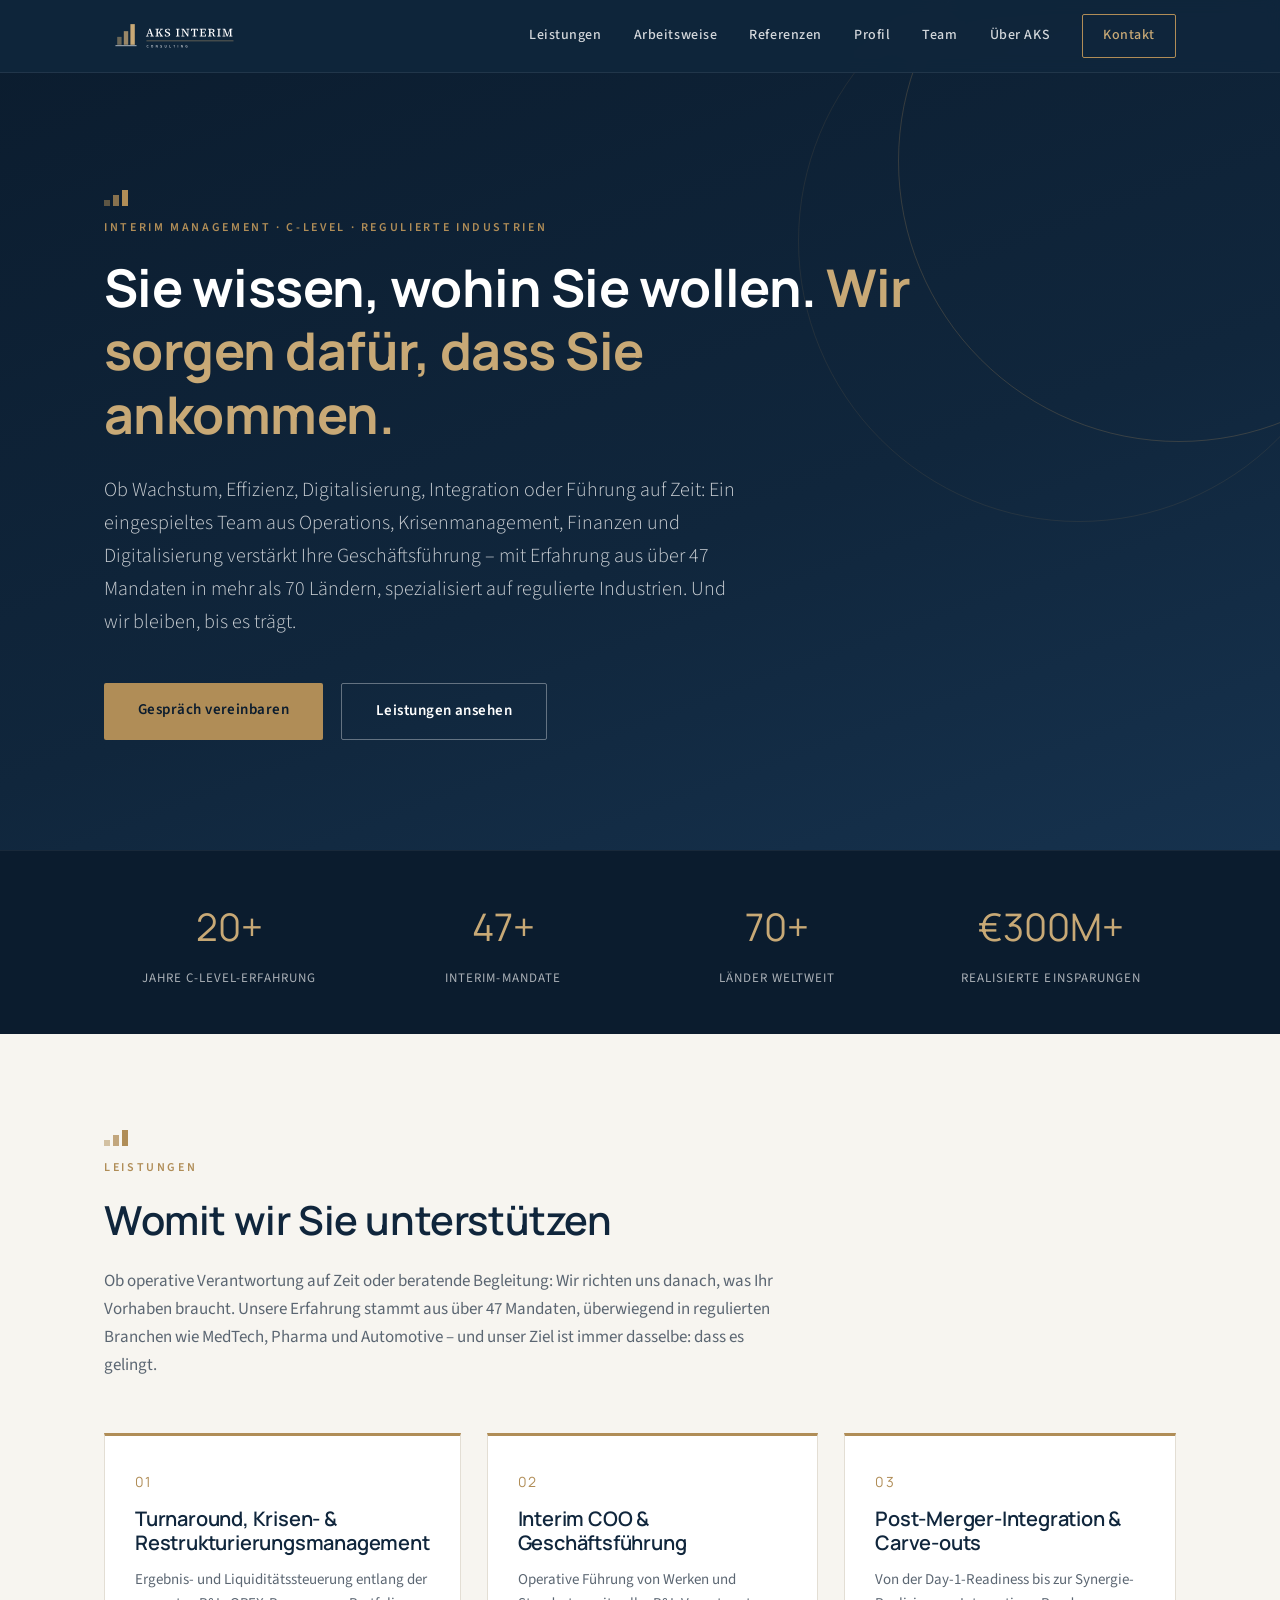
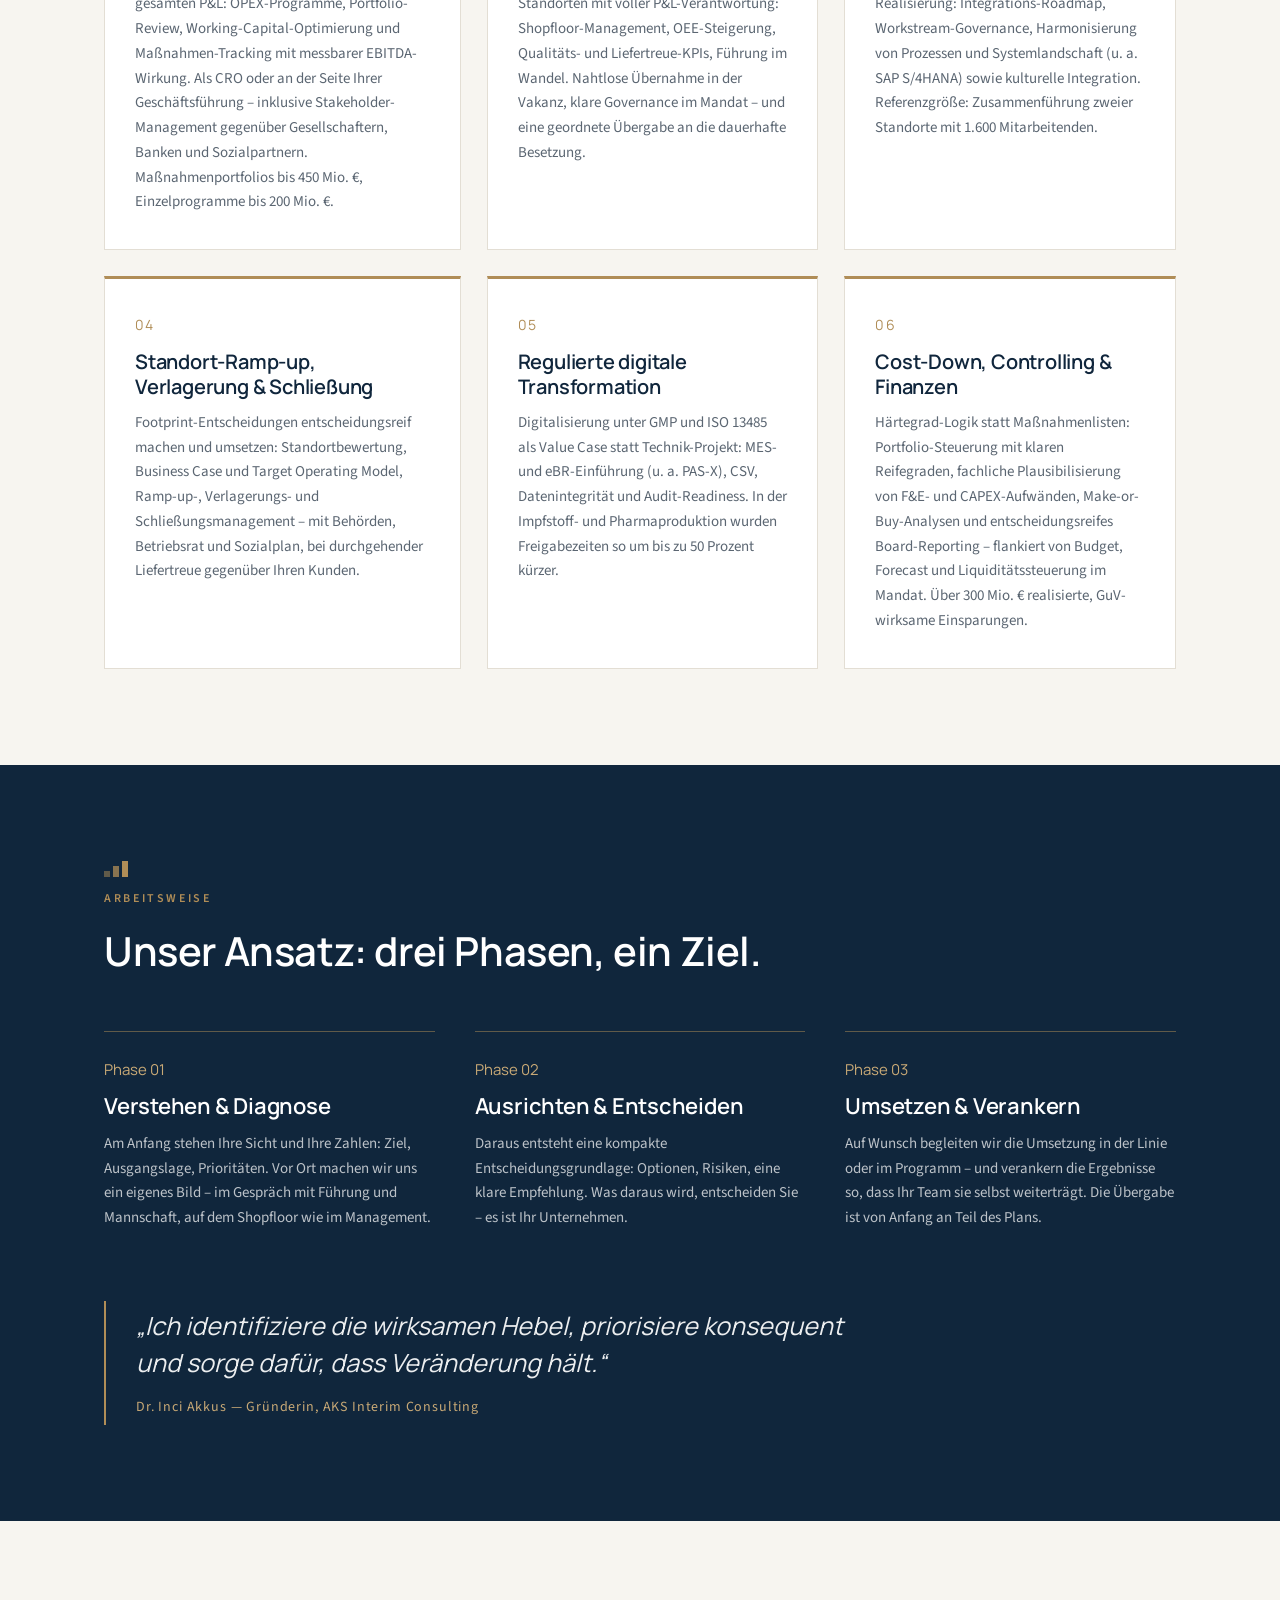
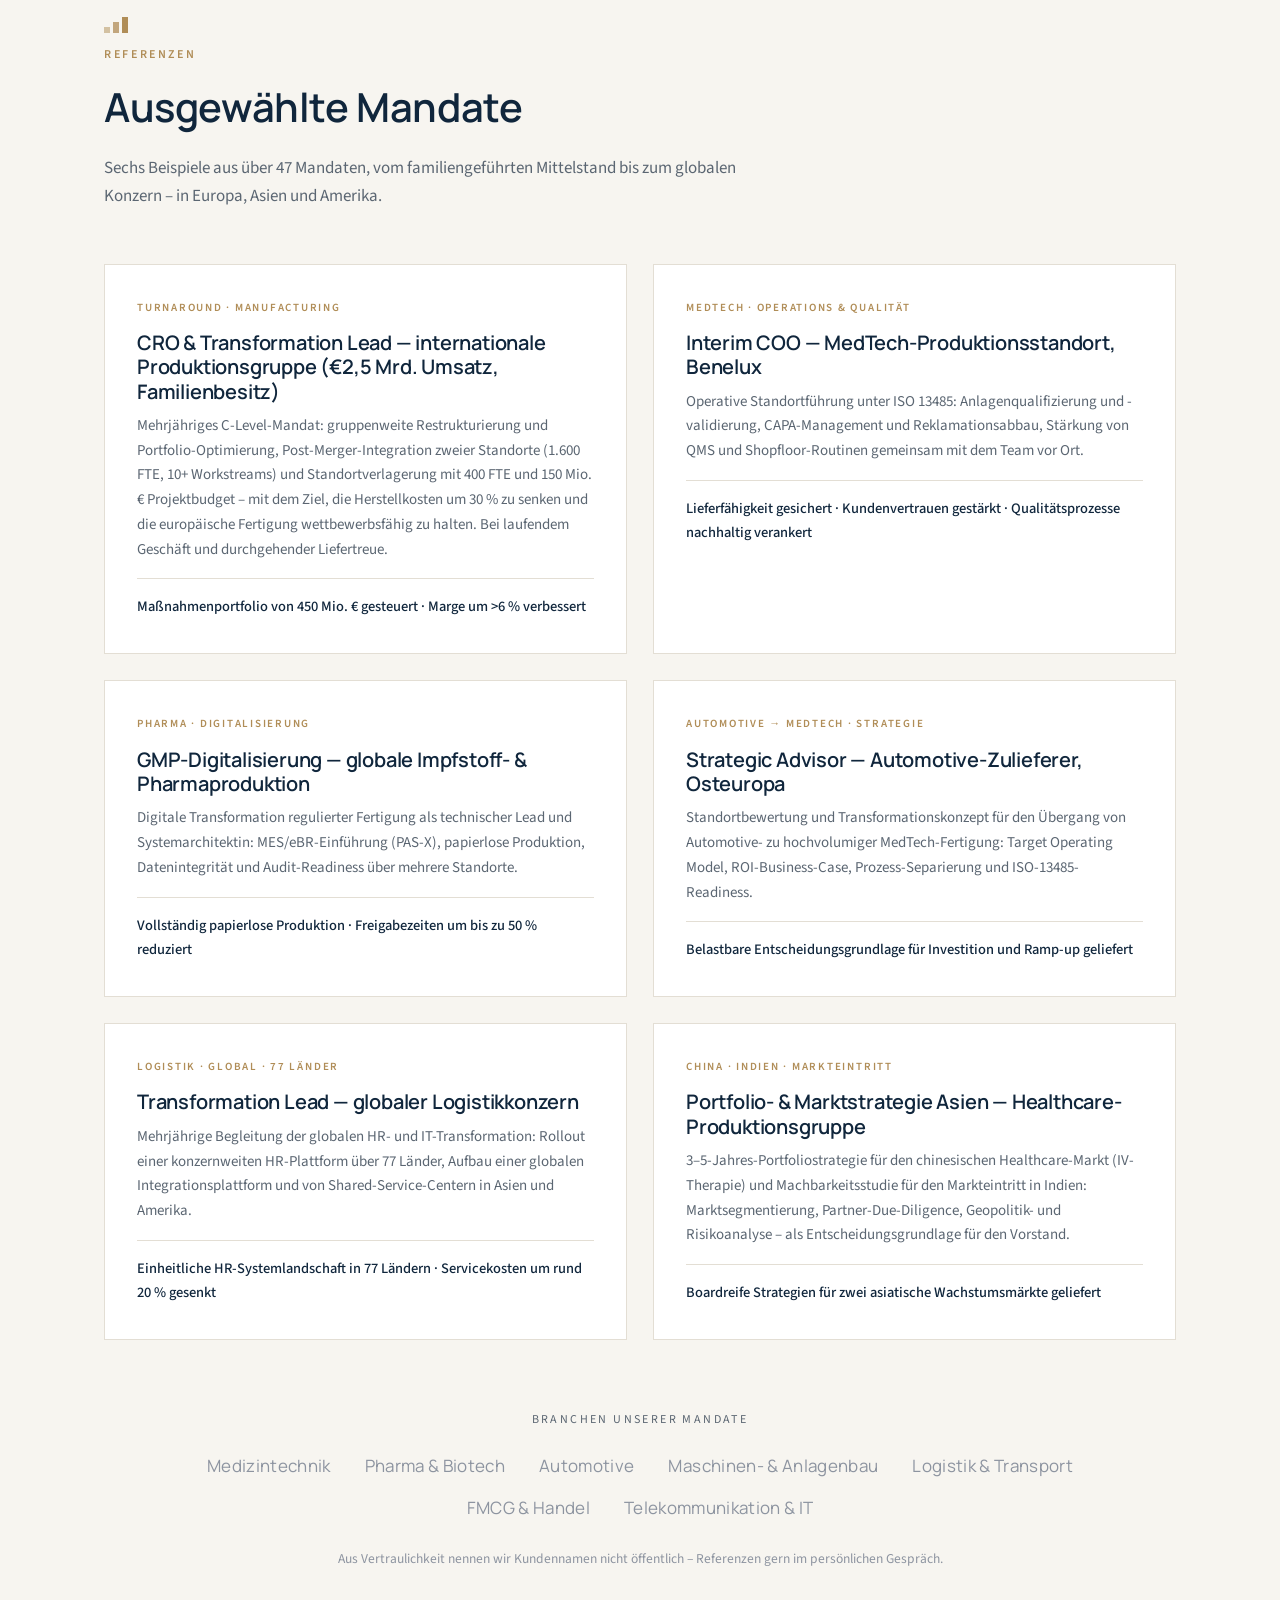
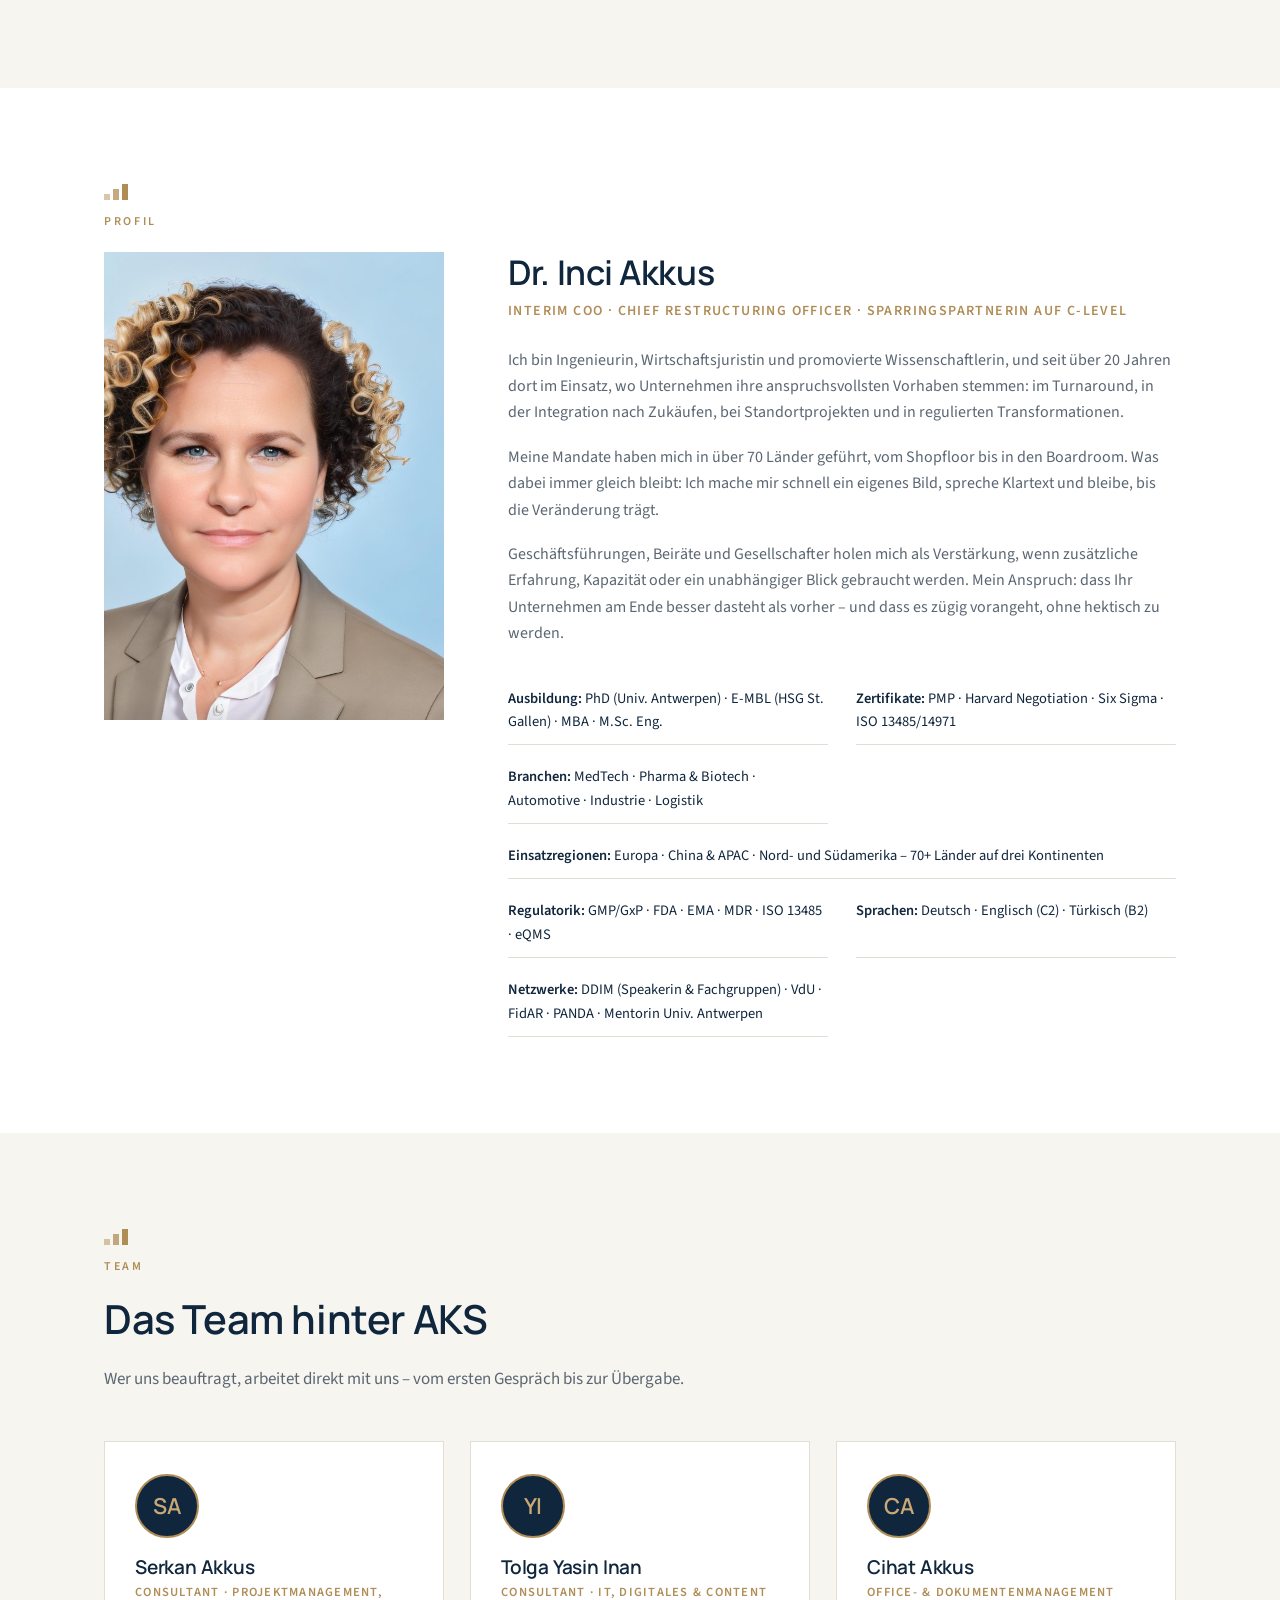
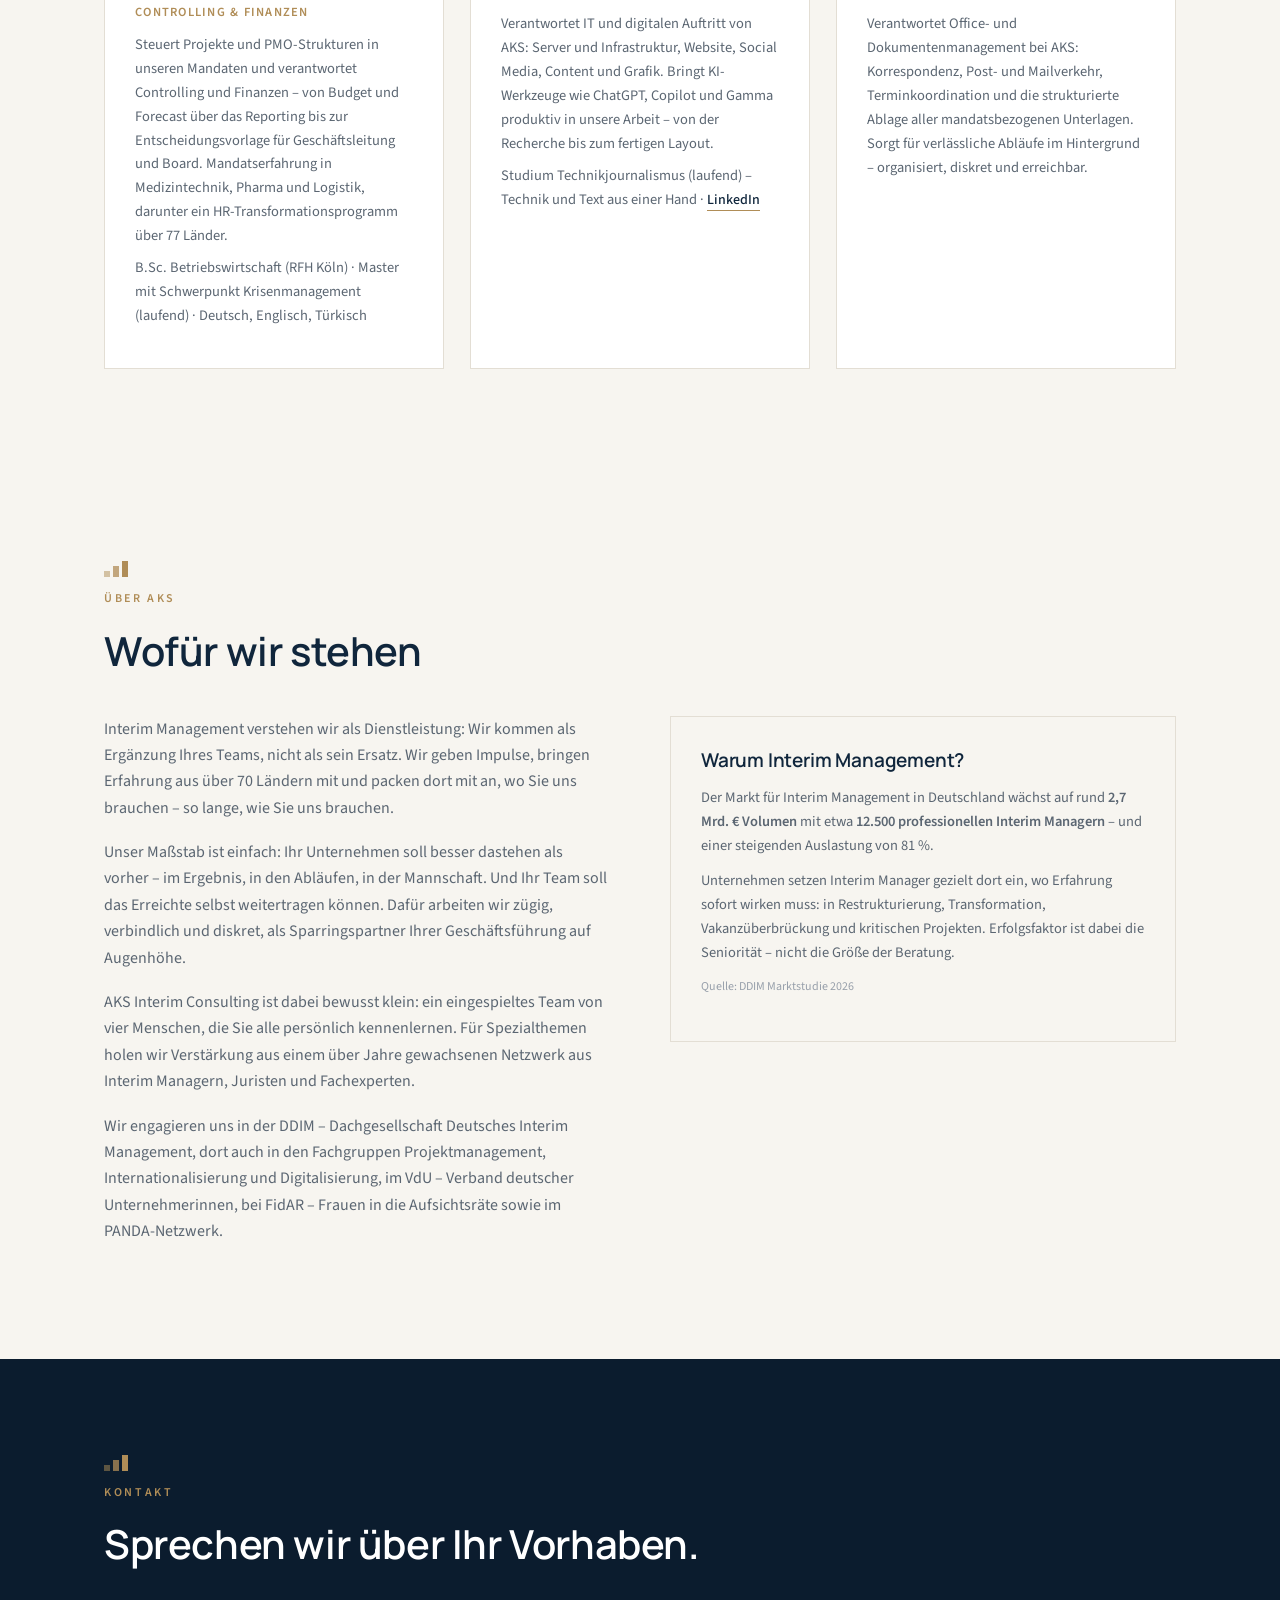
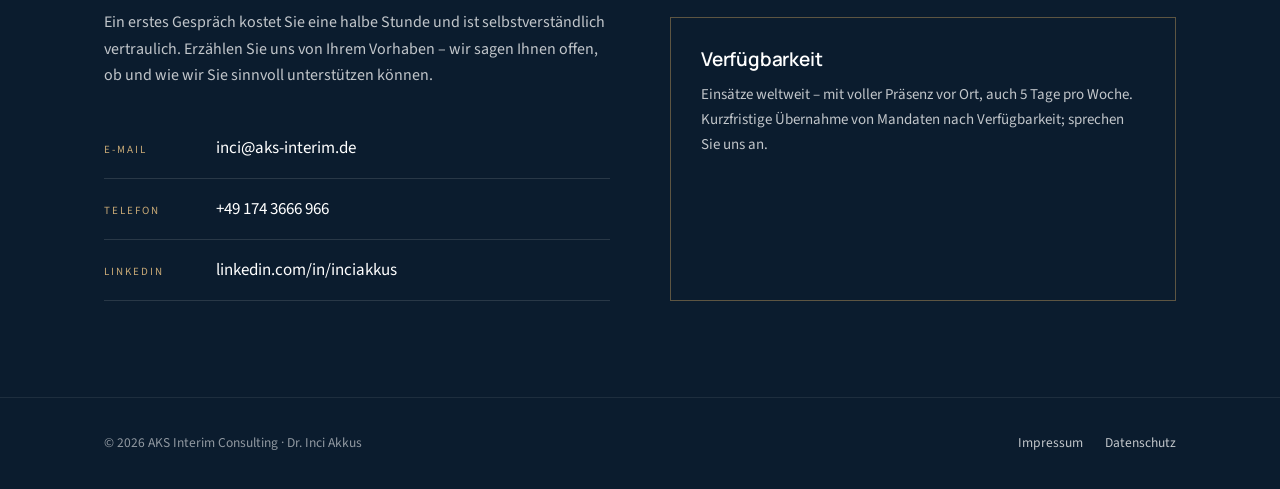
<file: index.html>
<!DOCTYPE html>
<html lang="de">
<head>
<meta charset="UTF-8">
<meta name="viewport" content="width=device-width, initial-scale=1.0">
<title>AKS Interim Consulting – Interim Management auf C-Level | Dr. Inci Akkus</title>
<meta name="description" content="Interim Management und Beratung für regulierte Industrien: Turnaround & Restrukturierung, Interim COO/Geschäftsführung, Post-Merger-Integration, Standortprojekte, GMP-Digitalisierung, Cost-Down & Finanzen. Sie wissen, wohin Sie wollen – wir sorgen dafür, dass Sie ankommen.">
<meta property="og:title" content="AKS Interim Consulting – Interim Management & Beratung">
<meta property="og:description" content="Sie wissen, wohin Sie wollen. Wir sorgen dafür, dass Sie ankommen. Interim Management für regulierte Industrien – 47+ Mandate, 70+ Länder.">
<meta property="og:type" content="website">
<meta property="og:locale" content="de_DE">
<link rel="icon" type="image/svg+xml" href="favicon.svg">
<link rel="icon" type="image/png" sizes="32x32" href="favicon-32.png">
<link rel="apple-touch-icon" href="apple-touch-icon.png">
<link rel="stylesheet" href="fonts/fonts.css">
<style>
:root{
  --navy:#10263c;
  --navy-deep:#0b1c2e;
  --ivory:#f7f5f0;
  --white:#ffffff;
  --bronze:#b08d57;
  --bronze-soft:#c8a976;
  --grey:#5b6672;
  --line:#e3ded4;
  --serif:'Manrope', 'Segoe UI', Helvetica, Arial, sans-serif;
  --sans:'Source Sans 3', 'Segoe UI', Helvetica, Arial, sans-serif;
}
*{margin:0;padding:0;box-sizing:border-box;}
html{scroll-behavior:smooth;}
body{font-family:var(--sans);color:var(--navy);background:var(--ivory);line-height:1.65;font-size:16px;-webkit-font-smoothing:antialiased;}
h1,h2,h3{font-family:var(--serif);font-weight:600;line-height:1.22;letter-spacing:-.01em;}
a{color:inherit;text-decoration:none;}
.wrap{max-width:1120px;margin:0 auto;padding:0 24px;}
section{padding:96px 0;}
.kicker{font-family:var(--sans);font-size:12px;letter-spacing:.22em;text-transform:uppercase;color:var(--bronze);font-weight:600;margin-bottom:18px;}
.kicker::before{content:"";display:block;width:26px;height:16px;margin-bottom:12px;background:url("data:image/svg+xml,%3Csvg xmlns='http://www.w3.org/2000/svg' viewBox='0 0 26 16'%3E%3Crect x='0' y='10' width='6' height='6' fill='%23b08d57' opacity='.5'/%3E%3Crect x='9' y='5' width='6' height='11' fill='%23b08d57' opacity='.75'/%3E%3Crect x='18' y='0' width='6' height='16' fill='%23b08d57'/%3E%3C/svg%3E") no-repeat;}
.section-title{font-size:clamp(28px,3.6vw,40px);margin-bottom:22px;max-width:720px;}
.section-intro{color:var(--grey);max-width:680px;font-size:17px;}

/* Header */
header{position:fixed;top:0;left:0;right:0;z-index:100;background:rgba(16,38,60,.93);backdrop-filter:blur(8px);border-bottom:1px solid rgba(255,255,255,.08);}
.nav{display:flex;align-items:center;justify-content:space-between;height:72px;}
.brand{display:flex;align-items:center;gap:12px;color:var(--white);}
.brand svg{height:40px;width:auto;display:block;}
.nav-links{display:flex;gap:32px;align-items:center;}
.nav-links a{color:rgba(255,255,255,.82);font-size:14px;font-weight:500;letter-spacing:.04em;transition:color .2s;}
.nav-links a:hover{color:var(--bronze-soft);}
.nav-cta{border:1px solid var(--bronze);color:var(--bronze-soft) !important;padding:9px 20px;border-radius:2px;transition:all .2s;}
.nav-cta:hover{background:var(--bronze);color:var(--navy-deep) !important;}
.burger{display:none;background:none;border:none;cursor:pointer;padding:8px;}
.burger span{display:block;width:24px;height:2px;background:#fff;margin:5px 0;}

/* Hero */
.hero{background:linear-gradient(160deg,var(--navy-deep) 0%,var(--navy) 60%,#16324e 100%);color:var(--white);padding:190px 0 110px;position:relative;overflow:hidden;}
.hero::after{content:"";position:absolute;right:-180px;top:-120px;width:560px;height:560px;border:1px solid rgba(176,141,87,.25);border-radius:50%;}
.hero::before{content:"";position:absolute;right:-80px;top:-40px;width:560px;height:560px;border:1px solid rgba(176,141,87,.12);border-radius:50%;}
.hero h1{font-size:clamp(32px,4.6vw,52px);font-weight:700;max-width:820px;margin-bottom:28px;}
.hero h1 em{font-style:normal;color:var(--bronze-soft);}
.hero p.lead{font-size:clamp(17px,2vw,20px);color:rgba(255,255,255,.78);max-width:640px;margin-bottom:44px;font-weight:300;}
.hero-ctas{display:flex;gap:18px;flex-wrap:wrap;}
.btn{display:inline-block;padding:15px 34px;border-radius:2px;font-size:15px;font-weight:600;letter-spacing:.03em;transition:all .2s;}
.btn-primary{background:var(--bronze);color:var(--navy-deep);}
.btn-primary:hover{background:var(--bronze-soft);}
.btn-ghost{border:1px solid rgba(255,255,255,.35);color:#fff;}
.btn-ghost:hover{border-color:var(--bronze-soft);color:var(--bronze-soft);}

/* Stats bar */
.stats{background:var(--navy-deep);color:#fff;padding:44px 0;border-top:1px solid rgba(255,255,255,.06);}
.stats .wrap{display:grid;grid-template-columns:repeat(4,1fr);gap:24px;}
.stat{text-align:center;padding:0 8px;}
.stat b{display:block;font-family:var(--serif);font-size:clamp(26px,3vw,38px);font-weight:500;color:var(--bronze-soft);margin-bottom:6px;}
.stat span{font-size:13px;letter-spacing:.08em;text-transform:uppercase;color:rgba(255,255,255,.65);}

/* Services */
.services-grid{display:grid;grid-template-columns:repeat(3,1fr);gap:26px;margin-top:54px;}
.card{background:var(--white);border:1px solid var(--line);border-top:3px solid var(--bronze);padding:34px 30px;transition:transform .2s, box-shadow .2s;}
.card:hover{transform:translateY(-4px);box-shadow:0 14px 34px rgba(16,38,60,.10);}
.card h3{font-size:20px;margin-bottom:12px;}
.card p{color:var(--grey);font-size:15px;}
.card .num{font-family:var(--serif);font-size:14px;color:var(--bronze);display:block;margin-bottom:14px;letter-spacing:.1em;}

/* Approach */
.approach{background:var(--navy);color:#fff;}
.approach .section-title{color:#fff;}
.approach-grid{display:grid;grid-template-columns:repeat(3,1fr);gap:40px;margin-top:56px;}
.step{border-top:1px solid rgba(176,141,87,.5);padding-top:26px;}
.step .num{font-family:var(--serif);font-size:15px;color:var(--bronze-soft);display:block;margin-bottom:10px;}
.step h3{font-size:22px;margin-bottom:12px;color:#fff;}
.step p{color:rgba(255,255,255,.72);font-size:15px;}
.quote{margin-top:70px;border-left:2px solid var(--bronze);padding:6px 0 6px 30px;max-width:760px;}
.quote p{font-family:var(--serif);font-size:clamp(19px,2.4vw,25px);font-style:italic;color:rgba(255,255,255,.92);line-height:1.5;}
.quote cite{display:block;margin-top:14px;font-style:normal;font-size:14px;color:var(--bronze-soft);letter-spacing:.06em;}

/* References */
.cases{display:grid;grid-template-columns:repeat(2,1fr);gap:26px;margin-top:54px;}
.case{background:var(--white);border:1px solid var(--line);padding:34px 32px;}
.case .tag{font-size:11px;letter-spacing:.16em;text-transform:uppercase;color:var(--bronze);font-weight:600;display:block;margin-bottom:14px;}
.case h3{font-size:20px;margin-bottom:10px;}
.case p{color:var(--grey);font-size:15px;}
.case .result{margin-top:16px;padding-top:16px;border-top:1px solid var(--line);font-size:14.5px;color:var(--navy);font-weight:500;}
.logos{margin-top:70px;text-align:center;}
.logos p{font-size:12px;letter-spacing:.2em;text-transform:uppercase;color:var(--grey);margin-bottom:22px;}
.logos ul{list-style:none;display:flex;flex-wrap:wrap;justify-content:center;gap:14px 34px;max-width:900px;margin:0 auto;}
.logos li{font-family:var(--serif);font-size:17px;color:#8d94a0;letter-spacing:.02em;}

/* Profile */
.profile{background:var(--white);}
.profile-grid{display:grid;grid-template-columns:340px 1fr;gap:64px;align-items:start;margin-top:20px;}
.portrait{position:relative;}
.portrait img{width:100%;display:block;filter:none;}
.portrait::after{content:"";position:absolute;left:-16px;bottom:-16px;width:100%;height:100%;border:1px solid var(--bronze);z-index:-1;}
.profile h2{font-size:clamp(26px,3vw,34px);margin-bottom:6px;}
.profile .role{color:var(--bronze);font-weight:600;font-size:14px;letter-spacing:.1em;text-transform:uppercase;margin-bottom:24px;}
.profile p{color:var(--grey);margin-bottom:18px;}
.facts{display:grid;grid-template-columns:1fr 1fr;gap:10px 28px;margin-top:30px;}
.fact{font-size:14.5px;padding:10px 0;border-bottom:1px solid var(--line);color:var(--navy);}
.fact b{font-weight:600;}

/* Team */
.team{background:var(--ivory);}
.team-grid{display:grid;grid-template-columns:repeat(3,1fr);gap:26px;margin-top:48px;}
.member{background:var(--white);border:1px solid var(--line);padding:32px 30px;display:flex;flex-direction:column;gap:18px;align-items:flex-start;}
.avatar{flex:0 0 64px;width:64px;height:64px;border-radius:50%;background:var(--navy);color:var(--bronze-soft);display:flex;align-items:center;justify-content:center;font-family:var(--serif);font-weight:600;font-size:22px;letter-spacing:.02em;border:2px solid var(--bronze);}
.member h3{font-size:19px;margin-bottom:2px;}
.member .mrole{color:var(--bronze);font-size:12.5px;letter-spacing:.1em;text-transform:uppercase;font-weight:600;margin-bottom:10px;}
.member p{color:var(--grey);font-size:14.5px;margin-bottom:8px;}
.member a{color:var(--navy);font-weight:500;font-size:14px;border-bottom:1px solid var(--bronze);}
.member a:hover{color:var(--bronze);}

/* About */
.about-grid{display:grid;grid-template-columns:1fr 1fr;gap:60px;margin-top:40px;align-items:start;}
.about-grid p{color:var(--grey);margin-bottom:18px;}
.market{background:var(--ivory);border:1px solid var(--line);padding:32px 30px;}
.market h3{font-size:19px;margin-bottom:14px;}
.market p{font-size:14.5px;margin-bottom:12px;}
.market .src{font-size:12px;color:#98a0ab;}

/* Contact */
.contact{background:var(--navy-deep);color:#fff;}
.contact .section-title{color:#fff;}
.contact-grid{display:grid;grid-template-columns:1fr 1fr;gap:60px;margin-top:40px;}
.contact p{color:rgba(255,255,255,.75);}
.contact-list{list-style:none;margin-top:30px;}
.contact-list li{padding:16px 0;border-bottom:1px solid rgba(255,255,255,.12);display:flex;gap:16px;align-items:baseline;}
.contact-list span{font-size:11px;letter-spacing:.18em;text-transform:uppercase;color:var(--bronze-soft);min-width:96px;}
.contact-list a{color:#fff;font-size:17px;}
.contact-list a:hover{color:var(--bronze-soft);}
.avail{border:1px solid rgba(176,141,87,.5);padding:30px;margin-top:8px;}
.avail h3{color:#fff;font-size:19px;margin-bottom:12px;}
.avail p{font-size:15px;}

/* Footer */
footer{background:var(--navy-deep);color:rgba(255,255,255,.55);padding:34px 0;border-top:1px solid rgba(255,255,255,.08);font-size:13.5px;}
footer .wrap{display:flex;justify-content:space-between;align-items:center;flex-wrap:wrap;gap:12px;}
footer a{color:rgba(255,255,255,.75);margin-left:22px;}
footer a:hover{color:var(--bronze-soft);}

/* Responsive */
@media(max-width:900px){
  .nav-links{gap:18px;}
  .nav-links a{font-size:13px;white-space:nowrap;}
  .services-grid,.approach-grid{grid-template-columns:1fr 1fr;}
  .profile-grid{grid-template-columns:1fr;gap:44px;}
  .portrait{max-width:320px;}
  .about-grid,.contact-grid,.cases{grid-template-columns:1fr;}
  .team-grid{grid-template-columns:1fr;}
  .stats .wrap{grid-template-columns:1fr 1fr;gap:32px 12px;}
}
@media(max-width:680px){
  section{padding:70px 0;}
  .services-grid,.approach-grid{grid-template-columns:1fr;}
  .nav-links{position:fixed;top:72px;right:0;left:0;background:var(--navy-deep);flex-direction:column;padding:26px;gap:22px;display:none;border-bottom:1px solid rgba(255,255,255,.1);}
  .nav-links.open{display:flex;}
  .burger{display:block;}
}
</style>
</head>
<body>

<header>
  <div class="wrap nav">
    <a class="brand" href="#top" aria-label="AKS Interim Consulting">
      <svg style="height:44px;width:auto;display:block" xmlns="http://www.w3.org/2000/svg" viewBox="0 0 616 200" role="img" aria-label="AKS Interim Consulting">
  <g>
    <rect x="60" y="104" width="20" height="36" fill="#c8a976" opacity="0.5"/>
    <rect x="90" y="78" width="20" height="62" fill="#c8a976" opacity="0.75"/>
    <rect x="120" y="46" width="20" height="94" fill="#c8a976"/>
    <line x1="52" y1="144" x2="148" y2="144" stroke="#ffffff" stroke-width="3"/>
  </g>
  <g transform="translate(190,102)"><path d="M12.95 0L0.62 0L0.62-2.86L4.84-3.17L15.96-34.89L20.90-34.89L32.14-3.12L36.24-2.86L36.24 0L20.59 0L20.59-2.86L25.64-3.17L23.09-10.71L10.61-10.71L8.11-3.22L12.95-2.86L12.95 0M11.60-13.62L22.10-13.62L16.59-30.06L15.39-24.96 M59.65 0L43.90 0L43.90-2.86L48.84-3.17Q48.84-4.21 48.84-5.30L48.84-29.38Q48.84-30.42 48.84-31.51L43.90-31.82L43.90-34.68L59.81-34.68L59.81-31.82L54.97-31.51Q54.97-30.47 54.97-29.38Q54.92-26.73 54.92-24.08L54.92-14.98L57.31-18.10L68.70-31.46L64.59-31.82L64.59-34.68L77.64-34.68L77.64-31.82L72.70-31.51L63.71-21.53L74.63-3.12L78.68-2.86L78.68 0L63.97 0L63.97-2.86L67.92-3.12L59.76-17.21L54.92-11.91L54.92-10.45Q54.92-7.96 54.97-5.36Q54.97-4.26 54.97-3.17L59.65-2.86 M97.46 0.83Q94.03 0.83 91.12 0Q88.21-0.83 86.44-1.87L86.60-9.62L90.18-9.62L91.33-3.54Q92.58-2.91 93.93-2.60Q95.44-2.18 97.36-2.18Q99.91-2.18 101.62-2.94Q103.34-3.69 104.17-5.02Q105-6.34 105-8.06Q105-9.62 104.38-10.69Q103.76-11.75 102.40-12.61Q101.05-13.47 98.87-14.30L97-15.03Q94.14-16.17 91.87-17.58Q89.61-18.98 88.34-20.98Q87.06-22.98 87.06-25.84Q87.06-28.91 88.68-31.07Q90.29-33.23 93.07-34.37Q95.85-35.52 99.44-35.52Q102.51-35.52 104.95-34.74Q107.40-33.96 108.85-32.97L108.70-25.64L105.16-25.64L103.96-31.56Q103.76-31.67 103.50-31.77Q101.73-32.50 99.39-32.50Q97.36-32.50 95.85-31.82Q94.34-31.15 93.54-29.95Q92.73-28.76 92.73-27.14Q92.73-25.64 93.38-24.54Q94.03-23.45 95.33-22.62Q96.63-21.79 98.66-20.96L100.58-20.23Q103.81-18.98 106.07-17.52Q108.33-16.07 109.53-14.12Q110.72-12.17 110.72-9.31Q110.72-6.19 109.09-3.93Q107.45-1.66 104.46-0.42Q101.47 0.83 97.46 0.83  M153.07 0L137 0L137-2.86L141.94-3.17Q141.94-4.21 141.94-5.30L141.94-29.38Q141.94-30.42 141.94-31.51L137-31.82L137-34.68L153.07-34.68L153.07-31.82L148.18-31.51Q148.18-30.47 148.18-29.38Q148.13-26.73 148.13-24.08L148.13-10.71Q148.13-8.01 148.18-5.36Q148.18-4.26 148.18-3.17L153.07-2.86 M175.38 0L161.81 0L161.81-2.86L166.60-3.22L166.60-31.67L161.97-31.82L161.97-34.68L172.16-34.68L190.46-8.37L189.94-19.08L189.94-31.46L184.43-31.82L184.43-34.68L197.90-34.68L197.90-31.82L193.22-31.46L193.22 0.31L189.89 0.31L169.30-29.07L169.82-16.22L169.82-3.22L175.38-2.86 M229.84 0L212.68 0L212.68-2.86L218.14-3.17Q218.14-4.21 218.14-5.30L218.14-29.38Q218.14-30.47 218.14-31.62L210.39-31.62L209.09-25.01L205.66-25.01L206.02-34.68L236.44-34.68L236.80-25.01L233.42-25.01L232.07-31.62L224.38-31.62Q224.38-30.47 224.38-29.38Q224.32-26.73 224.32-24.08L224.32-10.71Q224.32-8.01 224.38-5.36Q224.38-4.26 224.38-3.17L229.84-2.86 M273.52 0L244.87 0L244.87-2.86L249.76-3.17Q249.76-4.21 249.81-5.30Q249.81-7.96 249.81-10.66L249.81-24.02Q249.81-26.68 249.81-29.38Q249.76-30.42 249.76-31.51L244.87-31.82L244.87-34.68L272.48-34.68L272.85-25.43L269.47-25.43L268.17-31.62L256.05-31.62Q256.05-30.47 256.05-29.38Q256-26.73 256-24.08L256-19.19L263.28-19.19L264.06-23.76L267.02-23.76L267.02-11.70L264.06-11.70L263.28-16.22L256-16.22L256-10.82Q256-8.06 256.05-5.41Q256.05-4.21 256.05-3.07L269.16-3.07L270.51-9.52L273.89-9.52 M298.86 0L282.84 0L282.84-2.86L287.78-3.17Q287.78-4.26 287.78-5.36L287.78-29.38Q287.78-30.42 287.78-31.51L282.84-31.82L282.84-34.68L298.96-34.68Q305.36-34.68 308.81-32.34Q312.27-30 312.27-25.79Q312.27-23.40 310.89-21.58Q309.52-19.76 306.97-18.67Q304.42-17.58 300.99-17.42L300.99-17.11Q303.02-17.06 304.47-16.67Q305.93-16.28 306.97-15.50Q308.01-14.72 308.71-13.44Q309.41-12.17 309.93-10.30L311.91-3.17L316.43-2.76L316.43 0Q315.81 0.16 315.08 0.26Q314.35 0.36 313.57 0.44Q312.79 0.52 311.86 0.52Q309 0.52 307.46-0.47Q305.93-1.46 305.30-3.95L303.64-10.76Q303.17-12.79 302.37-13.88Q301.56-14.98 300.36-15.42Q299.17-15.86 297.24-15.86L293.97-15.86L293.97-10.82Q293.97-8.06 294.02-5.41Q294.02-4.26 294.02-3.17L298.86-2.86L298.86 0M293.97-23.82L293.97-18.62L297.97-18.62Q300.73-18.62 302.50-19.50Q304.26-20.38 305.10-21.94Q305.93-23.50 305.93-25.48Q305.93-28.65 304.06-30.21Q302.18-31.77 298.23-31.77L294.02-31.77Q294.02-30.52 294.02-29.28Q293.97-26.57 293.97-23.82 M340.20 0L324.14 0L324.14-2.86L329.08-3.17Q329.08-4.21 329.08-5.30L329.08-29.38Q329.08-30.42 329.08-31.51L324.14-31.82L324.14-34.68L340.20-34.68L340.20-31.82L335.32-31.51Q335.32-30.47 335.32-29.38Q335.26-26.73 335.26-24.08L335.26-10.71Q335.26-8.01 335.32-5.36Q335.32-4.26 335.32-3.17L340.20-2.86 M361.79 0L348.79 0L348.79-2.86L353.73-3.22L353.73-31.51L349.16-31.82L349.16-34.68L360.54-34.68L371.31-7.02L373.34-12.79L381.60-34.68L393.67-34.68L393.67-31.82L388.78-31.51Q388.78-30.47 388.78-29.38Q388.73-26.73 388.73-24.08L388.73-10.71Q388.73-8.01 388.78-5.36Q388.78-4.26 388.78-3.17L393.67-2.86L393.67 0L377.86 0L377.86-2.86L382.64-3.17Q382.64-4.42 382.64-5.67L382.64-16.95L382.70-29.74L380.77-24.13L371.57 0L368.08 0L356.44-30L357.01-18.25L357.01-3.22L361.79-2.86" fill="#ffffff"/></g>
  <line x1="193" y1="122" x2="588.592" y2="122" stroke="#c8a976" stroke-width="2"/>
  <g transform="translate(193,152)"><path d="M5.88 0.20Q4.47 0.20 3.32-0.46Q2.18-1.12 1.50-2.41Q0.83-3.69 0.83-5.53Q0.83-6.89 1.22-7.96Q1.62-9.04 2.32-9.79Q3.03-10.54 3.94-10.93Q4.86-11.32 5.92-11.32Q6.97-11.32 7.79-10.91Q8.60-10.49 9.13-9.91L8.08-8.70Q7.65-9.15 7.13-9.38Q6.61-9.61 5.97-9.61Q5.08-9.61 4.38-9.11Q3.67-8.62 3.26-7.72Q2.86-6.82 2.86-5.58Q2.86-4.30 3.25-3.39Q3.64-2.48 4.35-2Q5.07-1.51 6.02-1.51Q6.73-1.51 7.29-1.80Q7.85-2.09 8.31-2.57L9.32-1.39Q8.64-0.61 7.79-0.20Q6.94 0.20 5.88 0.20 M25.52 0.20Q24.08 0.20 22.97-0.50Q21.87-1.21 21.25-2.51Q20.63-3.81 20.63-5.61Q20.63-7.41 21.25-8.69Q21.87-9.96 22.97-10.64Q24.08-11.32 25.52-11.32Q26.98-11.32 28.09-10.64Q29.19-9.96 29.81-8.69Q30.43-7.41 30.43-5.61Q30.43-3.81 29.81-2.51Q29.19-1.21 28.09-0.50Q26.98 0.20 25.52 0.20M25.52-1.51Q26.41-1.51 27.04-2.01Q27.68-2.52 28.04-3.44Q28.39-4.37 28.39-5.61Q28.39-6.85 28.04-7.74Q27.68-8.64 27.04-9.12Q26.41-9.61 25.52-9.61Q24.65-9.61 24.01-9.12Q23.36-8.64 23.01-7.74Q22.65-6.85 22.65-5.61Q22.65-4.37 23.01-3.44Q23.36-2.52 24.01-2.01Q24.65-1.51 25.52-1.51 M44.55 0L42.66 0L42.66-11.12L44.82-11.12L48.15-5Q48.46-4.44 48.74-3.79Q49.02-3.14 49.27-2.48L49.34-2.48Q49.27-3.38 49.19-4.36Q49.10-5.34 49.10-6.26L49.10-11.12L50.99-11.12L50.99 0L48.83 0L45.50-6.12Q45.19-6.68 44.90-7.33Q44.60-7.97 44.34-8.64L44.28-8.64Q44.38-7.77 44.46-6.79Q44.55-5.81 44.55-4.86 M67.08 0.20Q65.92 0.20 64.89-0.22Q63.86-0.65 63.06-1.43L64.14-2.72Q64.73-2.14 65.52-1.83Q66.31-1.51 67.11-1.51Q68.06-1.51 68.56-1.90Q69.05-2.30 69.05-2.94Q69.05-3.40 68.83-3.68Q68.61-3.96 68.22-4.16Q67.84-4.37 67.33-4.57L65.80-5.24Q65.26-5.47 64.74-5.86Q64.22-6.24 63.89-6.81Q63.56-7.38 63.56-8.19Q63.56-9.08 64.04-9.78Q64.53-10.49 65.37-10.91Q66.21-11.32 67.30-11.32Q68.30-11.32 69.19-10.96Q70.09-10.59 70.72-9.96L69.68-8.67Q69.13-9.11 68.54-9.36Q67.94-9.61 67.30-9.61Q66.52-9.61 66.03-9.26Q65.55-8.91 65.55-8.30Q65.55-7.87 65.79-7.59Q66.04-7.31 66.46-7.11Q66.87-6.92 67.31-6.73L68.83-6.10Q69.49-5.81 70-5.42Q70.51-5.03 70.79-4.47Q71.07-3.91 71.07-3.09Q71.07-2.19 70.60-1.45Q70.12-0.70 69.23-0.25Q68.33 0.20 67.08 0.20 M87.26 0.20Q86.29 0.20 85.52-0.07Q84.74-0.34 84.19-0.94Q83.64-1.53 83.34-2.48Q83.04-3.43 83.04-4.78L83.04-11.12L85.02-11.12L85.02-4.62Q85.02-3.45 85.30-2.77Q85.58-2.09 86.09-1.80Q86.60-1.51 87.26-1.51Q87.94-1.51 88.46-1.80Q88.98-2.09 89.27-2.77Q89.57-3.45 89.57-4.62L89.57-11.12L91.46-11.12L91.46-4.78Q91.46-3.43 91.17-2.48Q90.88-1.53 90.33-0.94Q89.78-0.34 89-0.07Q88.23 0.20 87.26 0.20 M110.83 0L104.23 0L104.23-11.12L106.20-11.12L106.20-1.67L110.83-1.67 M126.98 0L125.01 0L125.01-9.45L121.79-9.45L121.79-11.12L130.19-11.12L130.19-9.45L126.98-9.45 M144.02 0L142.05 0L142.05-11.12L144.02-11.12 M158.73 0L156.84 0L156.84-11.12L159-11.12L162.33-5Q162.64-4.44 162.92-3.79Q163.20-3.14 163.45-2.48L163.52-2.48Q163.45-3.38 163.37-4.36Q163.28-5.34 163.28-6.26L163.28-11.12L165.17-11.12L165.17 0L163.01 0L159.68-6.12Q159.37-6.68 159.08-7.33Q158.78-7.97 158.52-8.64L158.46-8.64Q158.56-7.77 158.64-6.79Q158.73-5.81 158.73-4.86 M182.67 0.20Q181.17 0.20 179.98-0.46Q178.79-1.12 178.11-2.41Q177.43-3.69 177.43-5.53Q177.43-6.89 177.83-7.96Q178.23-9.03 178.95-9.78Q179.68-10.54 180.63-10.93Q181.58-11.32 182.68-11.32Q183.87-11.32 184.71-10.90Q185.54-10.47 186.05-9.91L185-8.70Q184.59-9.11 184.06-9.36Q183.53-9.61 182.75-9.61Q181.77-9.61 181.02-9.12Q180.27-8.64 179.86-7.74Q179.45-6.83 179.45-5.58Q179.45-4.32 179.85-3.40Q180.24-2.48 180.99-2Q181.75-1.51 182.85-1.51Q183.33-1.51 183.76-1.64Q184.18-1.77 184.45-2.01L184.45-4.40L182.34-4.40L182.34-6.02L186.22-6.02L186.22-1.12Q185.66-0.56 184.73-0.18Q183.81 0.20 182.67 0.20" fill="rgba(255,255,255,0.75)"/></g>
</svg>
    </a>
    <button class="burger" aria-label="Menü öffnen" onclick="document.getElementById('m').classList.toggle('open')">
      <span></span><span></span><span></span>
    </button>
    <nav class="nav-links" id="m">
      <a href="#leistungen">Leistungen</a>
      <a href="#arbeitsweise">Arbeitsweise</a>
      <a href="#referenzen">Referenzen</a>
      <a href="#profil">Profil</a>
      <a href="#team">Team</a>
      <a href="#ueber">Über AKS</a>
      <a href="#kontakt" class="nav-cta">Kontakt</a>
    </nav>
  </div>
</header>

<div class="hero" id="top">
  <div class="wrap">
    <div class="kicker">Interim Management · C-Level · Regulierte Industrien</div>
    <h1>Sie wissen, wohin Sie wollen. <em>Wir sorgen dafür, dass Sie ankommen.</em></h1>
    <p class="lead">Ob Wachstum, Effizienz, Digitalisierung, Integration oder Führung auf Zeit: Ein eingespieltes Team aus Operations, Krisenmanagement, Finanzen und Digitalisierung verstärkt Ihre Geschäftsführung – mit Erfahrung aus über 47 Mandaten in mehr als 70 Ländern, spezialisiert auf regulierte Industrien. Und wir bleiben, bis es trägt.</p>
    <div class="hero-ctas">
      <a class="btn btn-primary" href="#kontakt">Gespräch vereinbaren</a>
      <a class="btn btn-ghost" href="#leistungen">Leistungen ansehen</a>
    </div>
  </div>
</div>

<div class="stats">
  <div class="wrap">
    <div class="stat"><b>20+</b><span>Jahre C-Level-Erfahrung</span></div>
    <div class="stat"><b>47+</b><span>Interim-Mandate</span></div>
    <div class="stat"><b>70+</b><span>Länder weltweit</span></div>
    <div class="stat"><b>€300M+</b><span>Realisierte Einsparungen</span></div>
  </div>
</div>

<section id="leistungen">
  <div class="wrap">
    <div class="kicker">Leistungen</div>
    <h2 class="section-title">Womit wir Sie unterstützen</h2>
    <p class="section-intro">Ob operative Verantwortung auf Zeit oder beratende Begleitung: Wir richten uns danach, was Ihr Vorhaben braucht. Unsere Erfahrung stammt aus über 47 Mandaten, überwiegend in regulierten Branchen wie MedTech, Pharma und Automotive – und unser Ziel ist immer dasselbe: dass es gelingt.</p>
    <div class="services-grid">
      <div class="card"><span class="num">01</span><h3>Turnaround, Krisen- &amp; Restrukturierungsmanagement</h3><p>Ergebnis- und Liquiditätssteuerung entlang der gesamten P&amp;L: OPEX-Programme, Portfolio-Review, Working-Capital-Optimierung und Maßnahmen-Tracking mit messbarer EBITDA-Wirkung. Als CRO oder an der Seite Ihrer Geschäftsführung – inklusive Stakeholder-Management gegenüber Gesellschaftern, Banken und Sozialpartnern. Maßnahmenportfolios bis 450 Mio. €, Einzelprogramme bis 200 Mio. €.</p></div>
      <div class="card"><span class="num">02</span><h3>Interim COO &amp; Geschäftsführung</h3><p>Operative Führung von Werken und Standorten mit voller P&amp;L-Verantwortung: Shopfloor-Management, OEE-Steigerung, Qualitäts- und Liefertreue-KPIs, Führung im Wandel. Nahtlose Übernahme in der Vakanz, klare Governance im Mandat – und eine geordnete Übergabe an die dauerhafte Besetzung.</p></div>
      <div class="card"><span class="num">03</span><h3>Post-Merger-Integration &amp; Carve-outs</h3><p>Von der Day-1-Readiness bis zur Synergie-Realisierung: Integrations-Roadmap, Workstream-Governance, Harmonisierung von Prozessen und Systemlandschaft (u.&nbsp;a. SAP S/4HANA) sowie kulturelle Integration. Referenzgröße: Zusammenführung zweier Standorte mit 1.600 Mitarbeitenden.</p></div>
      <div class="card"><span class="num">04</span><h3>Standort-Ramp-up, Verlagerung &amp; Schließung</h3><p>Footprint-Entscheidungen entscheidungsreif machen und umsetzen: Standortbewertung, Business Case und Target Operating Model, Ramp-up-, Verlagerungs- und Schließungsmanagement – mit Behörden, Betriebsrat und Sozialplan, bei durchgehender Liefertreue gegenüber Ihren Kunden.</p></div>
      <div class="card"><span class="num">05</span><h3>Regulierte digitale Transformation</h3><p>Digitalisierung unter GMP und ISO 13485 als Value Case statt Technik-Projekt: MES- und eBR-Einführung (u.&nbsp;a. PAS-X), CSV, Datenintegrität und Audit-Readiness. In der Impfstoff- und Pharmaproduktion wurden Freigabezeiten so um bis zu 50 Prozent kürzer.</p></div>
      <div class="card"><span class="num">06</span><h3>Cost-Down, Controlling &amp; Finanzen</h3><p>Härtegrad-Logik statt Maßnahmenlisten: Portfolio-Steuerung mit klaren Reifegraden, fachliche Plausibilisierung von F&amp;E- und CAPEX-Aufwänden, Make-or-Buy-Analysen und entscheidungsreifes Board-Reporting – flankiert von Budget, Forecast und Liquiditätssteuerung im Mandat. Über 300 Mio. € realisierte, GuV-wirksame Einsparungen.</p></div>
    </div>
  </div>
</section>

<section class="approach" id="arbeitsweise">
  <div class="wrap">
    <div class="kicker">Arbeitsweise</div>
    <h2 class="section-title">Unser Ansatz: drei Phasen, ein Ziel.</h2>
    <div class="approach-grid">
      <div class="step"><span class="num">Phase 01</span><h3>Verstehen &amp; Diagnose</h3><p>Am Anfang stehen Ihre Sicht und Ihre Zahlen: Ziel, Ausgangslage, Prioritäten. Vor Ort machen wir uns ein eigenes Bild – im Gespräch mit Führung und Mannschaft, auf dem Shopfloor wie im Management.</p></div>
      <div class="step"><span class="num">Phase 02</span><h3>Ausrichten &amp; Entscheiden</h3><p>Daraus entsteht eine kompakte Entscheidungsgrundlage: Optionen, Risiken, eine klare Empfehlung. Was daraus wird, entscheiden Sie – es ist Ihr Unternehmen.</p></div>
      <div class="step"><span class="num">Phase 03</span><h3>Umsetzen &amp; Verankern</h3><p>Auf Wunsch begleiten wir die Umsetzung in der Linie oder im Programm – und verankern die Ergebnisse so, dass Ihr Team sie selbst weiterträgt. Die Übergabe ist von Anfang an Teil des Plans.</p></div>
    </div>
    <div class="quote">
      <p>„Ich identifiziere die wirksamen Hebel, priorisiere konsequent und sorge dafür, dass Veränderung hält.“</p>
      <cite>Dr. Inci Akkus — Gründerin, AKS Interim Consulting</cite>
    </div>
  </div>
</section>

<section id="referenzen">
  <div class="wrap">
    <div class="kicker">Referenzen</div>
    <h2 class="section-title">Ausgewählte Mandate</h2>
    <p class="section-intro">Sechs Beispiele aus über 47 Mandaten, vom familiengeführten Mittelstand bis zum globalen Konzern – in Europa, Asien und Amerika.</p>
    <div class="cases">
      <div class="case"><span class="tag">Turnaround · Manufacturing</span><h3>CRO &amp; Transformation Lead — internationale Produktionsgruppe (€2,5 Mrd. Umsatz, Familienbesitz)</h3><p>Mehrjähriges C-Level-Mandat: gruppenweite Restrukturierung und Portfolio-Optimierung, Post-Merger-Integration zweier Standorte (1.600 FTE, 10+ Workstreams) und Standortverlagerung mit 400 FTE und 150 Mio. € Projektbudget – mit dem Ziel, die Herstellkosten um 30&nbsp;% zu senken und die europäische Fertigung wettbewerbsfähig zu halten. Bei laufendem Geschäft und durchgehender Liefertreue.</p><div class="result">Maßnahmenportfolio von 450 Mio. € gesteuert · Marge um &gt;6&nbsp;% verbessert</div></div>
      <div class="case"><span class="tag">MedTech · Operations &amp; Qualität</span><h3>Interim COO — MedTech-Produktionsstandort, Benelux</h3><p>Operative Standortführung unter ISO 13485: Anlagenqualifizierung und -validierung, CAPA-Management und Reklamationsabbau, Stärkung von QMS und Shopfloor-Routinen gemeinsam mit dem Team vor Ort.</p><div class="result">Lieferfähigkeit gesichert · Kundenvertrauen gestärkt · Qualitätsprozesse nachhaltig verankert</div></div>
      <div class="case"><span class="tag">Pharma · Digitalisierung</span><h3>GMP-Digitalisierung — globale Impfstoff- &amp; Pharmaproduktion</h3><p>Digitale Transformation regulierter Fertigung als technischer Lead und Systemarchitektin: MES/eBR-Einführung (PAS-X), papierlose Produktion, Datenintegrität und Audit-Readiness über mehrere Standorte.</p><div class="result">Vollständig papierlose Produktion · Freigabezeiten um bis zu 50&nbsp;% reduziert</div></div>
      <div class="case"><span class="tag">Automotive → MedTech · Strategie</span><h3>Strategic Advisor — Automotive-Zulieferer, Osteuropa</h3><p>Standortbewertung und Transformationskonzept für den Übergang von Automotive- zu hochvolumiger MedTech-Fertigung: Target Operating Model, ROI-Business-Case, Prozess-Separierung und ISO-13485-Readiness.</p><div class="result">Belastbare Entscheidungsgrundlage für Investition und Ramp-up geliefert</div></div>
      <div class="case"><span class="tag">Logistik · Global · 77 Länder</span><h3>Transformation Lead — globaler Logistikkonzern</h3><p>Mehrjährige Begleitung der globalen HR- und IT-Transformation: Rollout einer konzernweiten HR-Plattform über 77 Länder, Aufbau einer globalen Integrationsplattform und von Shared-Service-Centern in Asien und Amerika.</p><div class="result">Einheitliche HR-Systemlandschaft in 77 Ländern · Servicekosten um rund 20&nbsp;% gesenkt</div></div>
      <div class="case"><span class="tag">China · Indien · Markteintritt</span><h3>Portfolio- &amp; Marktstrategie Asien — Healthcare-Produktionsgruppe</h3><p>3–5-Jahres-Portfoliostrategie für den chinesischen Healthcare-Markt (IV-Therapie) und Machbarkeitsstudie für den Markteintritt in Indien: Marktsegmentierung, Partner-Due-Diligence, Geopolitik- und Risikoanalyse – als Entscheidungsgrundlage für den Vorstand.</p><div class="result">Boardreife Strategien für zwei asiatische Wachstumsmärkte geliefert</div></div>
    </div>
    <div class="logos">
      <p>Branchen unserer Mandate</p>
      <ul>
        <li>Medizintechnik</li><li>Pharma &amp; Biotech</li><li>Automotive</li><li>Maschinen- &amp; Anlagenbau</li><li>Logistik &amp; Transport</li><li>FMCG &amp; Handel</li><li>Telekommunikation &amp; IT</li>
      </ul>
      <p style="margin-top:26px;font-size:13.5px;letter-spacing:0;text-transform:none;color:#8d94a0;">Aus Vertraulichkeit nennen wir Kundennamen nicht öffentlich – Referenzen gern im persönlichen Gespräch.</p>
    </div>
  </div>
</section>

<section class="profile" id="profil">
  <div class="wrap">
    <div class="kicker">Profil</div>
    <div class="profile-grid">
      <div class="portrait"><img src="[data-uri]" alt="Porträt Dr. Inci Akkus"></div>
      <div>
        <h2>Dr. Inci Akkus</h2>
        <div class="role">Interim COO · Chief Restructuring Officer · Sparringspartnerin auf C-Level</div>
        <p>Ich bin Ingenieurin, Wirtschaftsjuristin und promovierte Wissenschaftlerin, und seit über 20 Jahren dort im Einsatz, wo Unternehmen ihre anspruchsvollsten Vorhaben stemmen: im Turnaround, in der Integration nach Zukäufen, bei Standortprojekten und in regulierten Transformationen.</p>
        <p>Meine Mandate haben mich in über 70 Länder geführt, vom Shopfloor bis in den Boardroom. Was dabei immer gleich bleibt: Ich mache mir schnell ein eigenes Bild, spreche Klartext und bleibe, bis die Veränderung trägt.</p>
        <p>Geschäftsführungen, Beiräte und Gesellschafter holen mich als Verstärkung, wenn zusätzliche Erfahrung, Kapazität oder ein unabhängiger Blick gebraucht werden. Mein Anspruch: dass Ihr Unternehmen am Ende besser dasteht als vorher – und dass es zügig vorangeht, ohne hektisch zu werden.</p>
        <div class="facts">
          <div class="fact"><b>Ausbildung:</b> PhD (Univ. Antwerpen) · E-MBL (HSG St. Gallen) · MBA · M.Sc. Eng.</div>
          <div class="fact"><b>Zertifikate:</b> PMP · Harvard Negotiation · Six Sigma · ISO 13485/14971</div>
          <div class="fact"><b>Branchen:</b> MedTech · Pharma &amp; Biotech · Automotive · Industrie · Logistik</div>
          <div class="fact" style="grid-column:1/-1;"><b>Einsatzregionen:</b> Europa · China &amp; APAC · Nord- und Südamerika – 70+ Länder auf drei Kontinenten</div>
          <div class="fact"><b>Regulatorik:</b> GMP/GxP · FDA · EMA · MDR · ISO 13485 · eQMS</div>
          <div class="fact"><b>Sprachen:</b> Deutsch · Englisch (C2) · Türkisch (B2)</div>
          <div class="fact"><b>Netzwerke:</b> DDIM (Speakerin &amp; Fachgruppen) · VdU · FidAR · PANDA · Mentorin Univ. Antwerpen</div>
        </div>
      </div>
    </div>
  </div>
</section>

<section class="team" id="team">
  <div class="wrap">
    <div class="kicker">Team</div>
    <h2 class="section-title">Das Team hinter AKS</h2>
    <p class="section-intro">Wer uns beauftragt, arbeitet direkt mit uns – vom ersten Gespräch bis zur Übergabe.</p>
    <div class="team-grid">
      <div class="member">
        <div class="avatar">SA</div>
        <div>
          <h3>Serkan Akkus</h3>
          <div class="mrole">Consultant · Projektmanagement, Controlling &amp; Finanzen</div>
          <p>Steuert Projekte und PMO-Strukturen in unseren Mandaten und verantwortet Controlling und Finanzen – von Budget und Forecast über das Reporting bis zur Entscheidungsvorlage für Geschäftsleitung und Board. Mandatserfahrung in Medizintechnik, Pharma und Logistik, darunter ein HR-Transformationsprogramm über 77 Länder.</p>
          <p>B.Sc. Betriebswirtschaft (RFH Köln) · Master mit Schwerpunkt Krisenmanagement (laufend) · Deutsch, Englisch, Türkisch</p>
        </div>
      </div>
      <div class="member">
        <div class="avatar">YI</div>
        <div>
          <h3>Tolga Yasin Inan</h3>
          <div class="mrole">Consultant · IT, Digitales &amp; Content</div>
          <p>Verantwortet IT und digitalen Auftritt von AKS: Server und Infrastruktur, Website, Social Media, Content und Grafik. Bringt KI-Werkzeuge wie ChatGPT, Copilot und Gamma produktiv in unsere Arbeit – von der Recherche bis zum fertigen Layout.</p>
          <p>Studium Technikjournalismus (laufend) – Technik und Text aus einer Hand · <a href="https://www.linkedin.com/in/tolga-yasin-inan-7615161a2/" target="_blank" rel="noopener">LinkedIn</a></p>
        </div>
      </div>
      <div class="member">
        <div class="avatar">CA</div>
        <div>
          <h3>Cihat Akkus</h3>
          <div class="mrole">Office- &amp; Dokumentenmanagement</div>
          <p>Verantwortet Office- und Dokumentenmanagement bei AKS: Korrespondenz, Post- und Mailverkehr, Terminkoordination und die strukturierte Ablage aller mandatsbezogenen Unterlagen. Sorgt für verlässliche Abläufe im Hintergrund – organisiert, diskret und erreichbar.</p>
        </div>
      </div>
    </div>
  </div>
</section>

<section id="ueber">
  <div class="wrap">
    <div class="kicker">Über AKS</div>
    <h2 class="section-title">Wofür wir stehen</h2>
    <div class="about-grid">
      <div>
        <p>Interim Management verstehen wir als Dienstleistung: Wir kommen als Ergänzung Ihres Teams, nicht als sein Ersatz. Wir geben Impulse, bringen Erfahrung aus über 70 Ländern mit und packen dort mit an, wo Sie uns brauchen – so lange, wie Sie uns brauchen.</p>
        <p>Unser Maßstab ist einfach: Ihr Unternehmen soll besser dastehen als vorher – im Ergebnis, in den Abläufen, in der Mannschaft. Und Ihr Team soll das Erreichte selbst weitertragen können. Dafür arbeiten wir zügig, verbindlich und diskret, als Sparringspartner Ihrer Geschäftsführung auf Augenhöhe.</p>
        <p>AKS Interim Consulting ist dabei bewusst klein: ein eingespieltes Team von vier Menschen, die Sie alle persönlich kennenlernen. Für Spezialthemen holen wir Verstärkung aus einem über Jahre gewachsenen Netzwerk aus Interim Managern, Juristen und Fachexperten.</p>
        <p>Wir engagieren uns in der DDIM – Dachgesellschaft Deutsches Interim Management, dort auch in den Fachgruppen Projektmanagement, Internationalisierung und Digitalisierung, im VdU – Verband deutscher Unternehmerinnen, bei FidAR – Frauen in die Aufsichtsräte sowie im PANDA-Netzwerk.</p>
      </div>
      <div class="market">
        <h3>Warum Interim Management?</h3>
        <p>Der Markt für Interim Management in Deutschland wächst auf rund <b>2,7 Mrd. € Volumen</b> mit etwa <b>12.500 professionellen Interim Managern</b> – und einer steigenden Auslastung von 81&nbsp;%.</p>
        <p>Unternehmen setzen Interim Manager gezielt dort ein, wo Erfahrung sofort wirken muss: in Restrukturierung, Transformation, Vakanzüberbrückung und kritischen Projekten. Erfolgsfaktor ist dabei die Seniorität – nicht die Größe der Beratung.</p>
        <p class="src">Quelle: DDIM Marktstudie 2026</p>
      </div>
    </div>
  </div>
</section>

<section class="contact" id="kontakt">
  <div class="wrap">
    <div class="kicker">Kontakt</div>
    <h2 class="section-title">Sprechen wir über Ihr Vorhaben.</h2>
    <div class="contact-grid">
      <div>
        <p>Ein erstes Gespräch kostet Sie eine halbe Stunde und ist selbstverständlich vertraulich. Erzählen Sie uns von Ihrem Vorhaben – wir sagen Ihnen offen, ob und wie wir Sie sinnvoll unterstützen können.</p>
        <ul class="contact-list">
          <li><span>E-Mail</span><a href="mailto:inci@aks-interim.de">inci@aks-interim.de</a></li>
          <li><span>Telefon</span><a href="tel:+491743666966">+49 174 3666 966</a></li>
          <li><span>LinkedIn</span><a href="https://www.linkedin.com/in/inciakkus" target="_blank" rel="noopener">linkedin.com/in/inciakkus</a></li>
        </ul>
      </div>
      <div class="avail">
        <h3>Verfügbarkeit</h3>
        <p>Einsätze weltweit – mit voller Präsenz vor Ort, auch 5 Tage pro Woche. Kurzfristige Übernahme von Mandaten nach Verfügbarkeit; sprechen Sie uns an.</p>
      </div>
    </div>
  </div>
</section>

<footer>
  <div class="wrap">
    <div>© 2026 AKS Interim Consulting · Dr. Inci Akkus</div>
    <div><a href="impressum.html">Impressum</a><a href="datenschutz.html">Datenschutz</a></div>
  </div>
</footer>

</body>
</html>
</file>
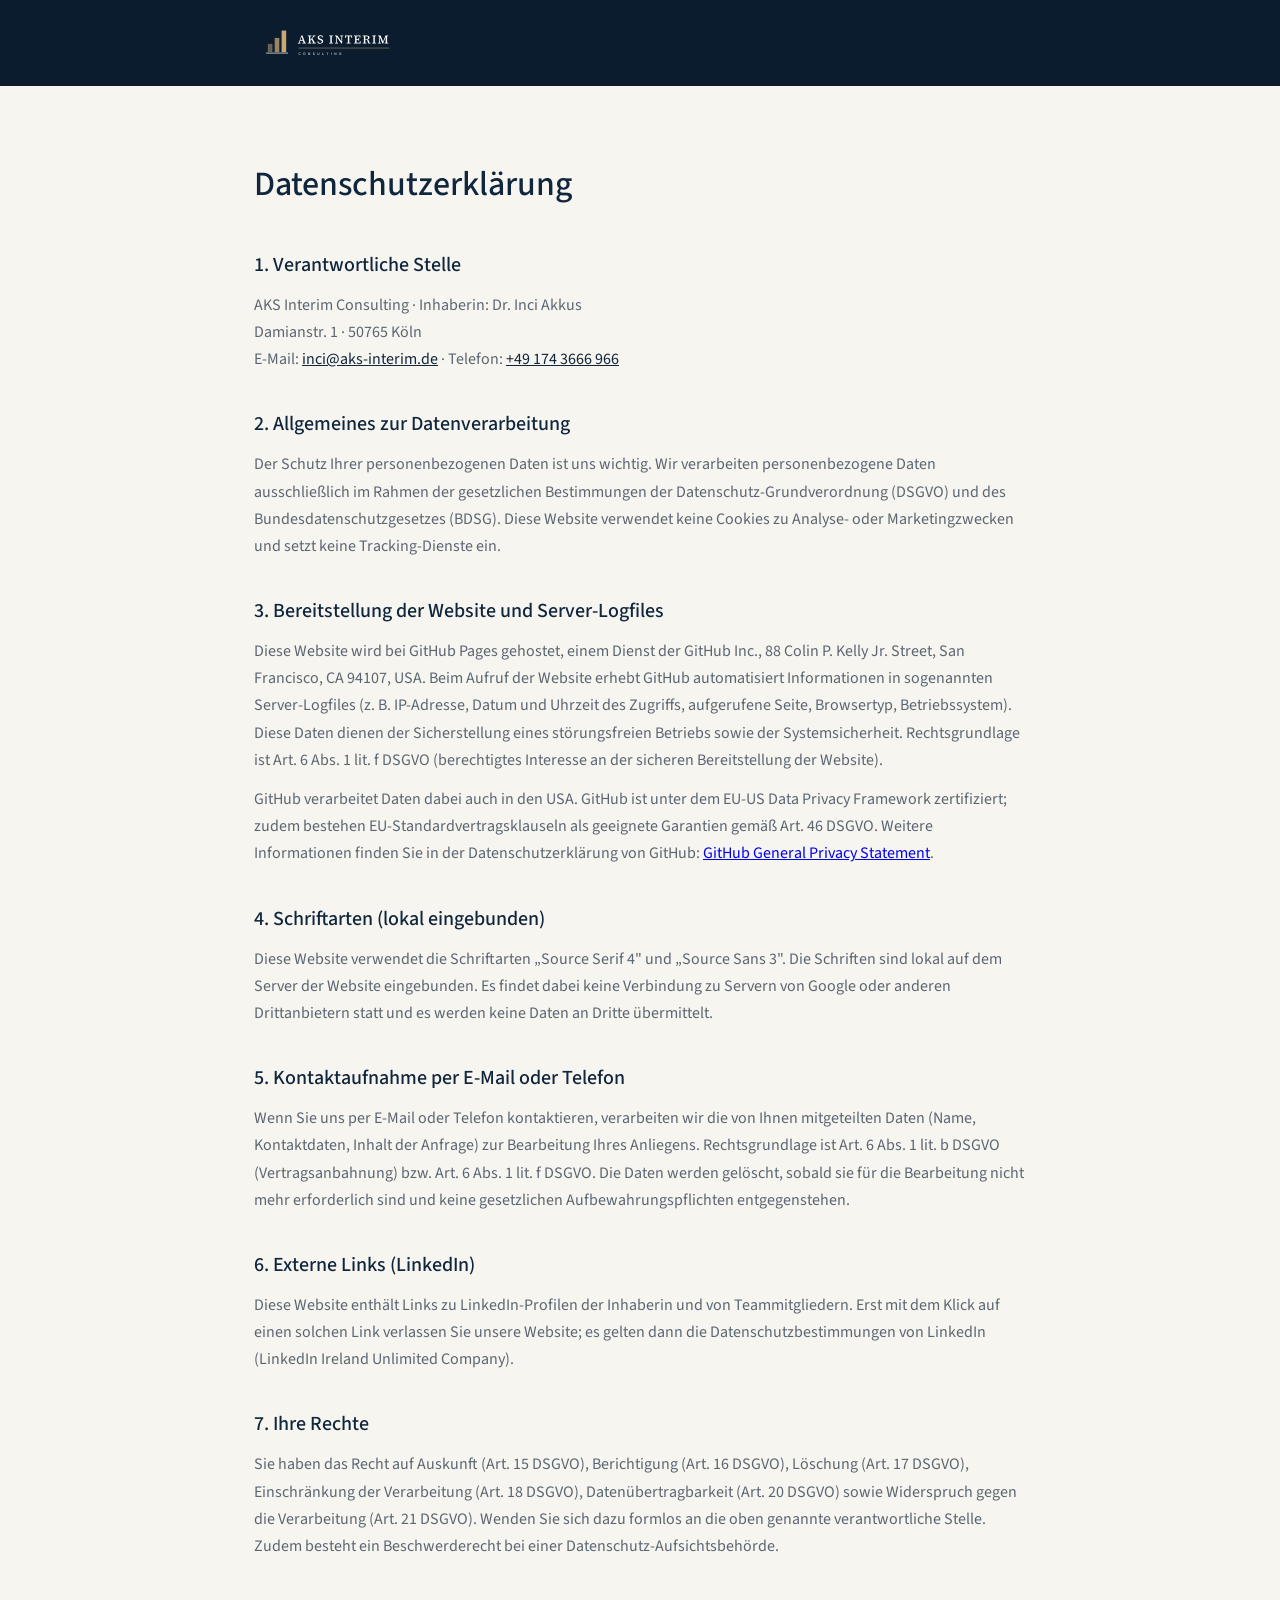
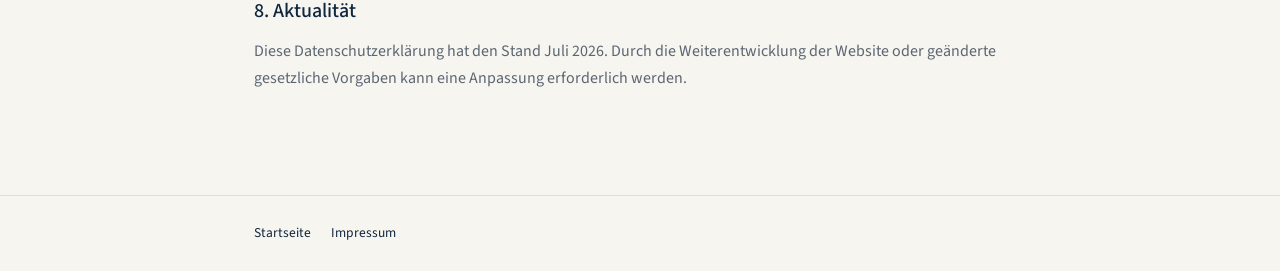
<file: datenschutz.html>
<!DOCTYPE html>
<html lang="de">
<head>
<meta charset="UTF-8">
<meta name="viewport" content="width=device-width, initial-scale=1.0">
<title>Datenschutzerklärung – AKS Interim Consulting</title>
<meta name="robots" content="noindex, nofollow">
<link rel="icon" type="image/svg+xml" href="favicon.svg">
<link rel="icon" type="image/png" sizes="32x32" href="favicon-32.png">
<link rel="apple-touch-icon" href="apple-touch-icon.png">
<link rel="stylesheet" href="fonts/fonts.css">
<style>
:root{--navy:#10263c;--navy-deep:#0b1c2e;--ivory:#f7f5f0;--bronze:#b08d57;--grey:#5b6672;--line:#e3ded4;}
*{margin:0;padding:0;box-sizing:border-box;}
body{font-family:'Source Sans 3','Segoe UI',Arial,sans-serif;background:var(--ivory);color:var(--navy);line-height:1.7;font-size:16px;}
header{background:var(--navy-deep);padding:20px 0;}
.wrap{max-width:820px;margin:0 auto;padding:0 24px;}
header a{color:#fff;font-family:'Source Sans 3','Segoe UI',sans-serif;font-weight:600;font-size:19px;letter-spacing:2px;text-decoration:none;}
header a span{color:var(--bronze);}
main{padding:70px 0 90px;}
h1{font-family:'Source Sans 3','Segoe UI',sans-serif;font-weight:600;font-weight:500;font-size:34px;margin-bottom:34px;}
h2{font-family:'Source Sans 3','Segoe UI',sans-serif;font-weight:600;font-weight:500;font-size:20px;margin:34px 0 10px;}
p{color:var(--grey);margin-bottom:12px;}
footer{border-top:1px solid var(--line);padding:26px 0;font-size:13.5px;color:var(--grey);}
footer a{color:var(--navy);text-decoration:none;margin-right:20px;}
a[data-h]{color:var(--navy);}
</style>
</head>
<body>
<header><div class="wrap"><a href="index.html" aria-label="AKS Interim Consulting"><svg style="height:46px;width:auto;display:block" xmlns="http://www.w3.org/2000/svg" viewBox="0 0 616 200" role="img" aria-label="AKS Interim Consulting">
  <g>
    <rect x="60" y="104" width="20" height="36" fill="#c8a976" opacity="0.5"/>
    <rect x="90" y="78" width="20" height="62" fill="#c8a976" opacity="0.75"/>
    <rect x="120" y="46" width="20" height="94" fill="#c8a976"/>
    <line x1="52" y1="144" x2="148" y2="144" stroke="#ffffff" stroke-width="3"/>
  </g>
  <g transform="translate(190,102)"><path d="M12.95 0L0.62 0L0.62-2.86L4.84-3.17L15.96-34.89L20.90-34.89L32.14-3.12L36.24-2.86L36.24 0L20.59 0L20.59-2.86L25.64-3.17L23.09-10.71L10.61-10.71L8.11-3.22L12.95-2.86L12.95 0M11.60-13.62L22.10-13.62L16.59-30.06L15.39-24.96 M59.65 0L43.90 0L43.90-2.86L48.84-3.17Q48.84-4.21 48.84-5.30L48.84-29.38Q48.84-30.42 48.84-31.51L43.90-31.82L43.90-34.68L59.81-34.68L59.81-31.82L54.97-31.51Q54.97-30.47 54.97-29.38Q54.92-26.73 54.92-24.08L54.92-14.98L57.31-18.10L68.70-31.46L64.59-31.82L64.59-34.68L77.64-34.68L77.64-31.82L72.70-31.51L63.71-21.53L74.63-3.12L78.68-2.86L78.68 0L63.97 0L63.97-2.86L67.92-3.12L59.76-17.21L54.92-11.91L54.92-10.45Q54.92-7.96 54.97-5.36Q54.97-4.26 54.97-3.17L59.65-2.86 M97.46 0.83Q94.03 0.83 91.12 0Q88.21-0.83 86.44-1.87L86.60-9.62L90.18-9.62L91.33-3.54Q92.58-2.91 93.93-2.60Q95.44-2.18 97.36-2.18Q99.91-2.18 101.62-2.94Q103.34-3.69 104.17-5.02Q105-6.34 105-8.06Q105-9.62 104.38-10.69Q103.76-11.75 102.40-12.61Q101.05-13.47 98.87-14.30L97-15.03Q94.14-16.17 91.87-17.58Q89.61-18.98 88.34-20.98Q87.06-22.98 87.06-25.84Q87.06-28.91 88.68-31.07Q90.29-33.23 93.07-34.37Q95.85-35.52 99.44-35.52Q102.51-35.52 104.95-34.74Q107.40-33.96 108.85-32.97L108.70-25.64L105.16-25.64L103.96-31.56Q103.76-31.67 103.50-31.77Q101.73-32.50 99.39-32.50Q97.36-32.50 95.85-31.82Q94.34-31.15 93.54-29.95Q92.73-28.76 92.73-27.14Q92.73-25.64 93.38-24.54Q94.03-23.45 95.33-22.62Q96.63-21.79 98.66-20.96L100.58-20.23Q103.81-18.98 106.07-17.52Q108.33-16.07 109.53-14.12Q110.72-12.17 110.72-9.31Q110.72-6.19 109.09-3.93Q107.45-1.66 104.46-0.42Q101.47 0.83 97.46 0.83  M153.07 0L137 0L137-2.86L141.94-3.17Q141.94-4.21 141.94-5.30L141.94-29.38Q141.94-30.42 141.94-31.51L137-31.82L137-34.68L153.07-34.68L153.07-31.82L148.18-31.51Q148.18-30.47 148.18-29.38Q148.13-26.73 148.13-24.08L148.13-10.71Q148.13-8.01 148.18-5.36Q148.18-4.26 148.18-3.17L153.07-2.86 M175.38 0L161.81 0L161.81-2.86L166.60-3.22L166.60-31.67L161.97-31.82L161.97-34.68L172.16-34.68L190.46-8.37L189.94-19.08L189.94-31.46L184.43-31.82L184.43-34.68L197.90-34.68L197.90-31.82L193.22-31.46L193.22 0.31L189.89 0.31L169.30-29.07L169.82-16.22L169.82-3.22L175.38-2.86 M229.84 0L212.68 0L212.68-2.86L218.14-3.17Q218.14-4.21 218.14-5.30L218.14-29.38Q218.14-30.47 218.14-31.62L210.39-31.62L209.09-25.01L205.66-25.01L206.02-34.68L236.44-34.68L236.80-25.01L233.42-25.01L232.07-31.62L224.38-31.62Q224.38-30.47 224.38-29.38Q224.32-26.73 224.32-24.08L224.32-10.71Q224.32-8.01 224.38-5.36Q224.38-4.26 224.38-3.17L229.84-2.86 M273.52 0L244.87 0L244.87-2.86L249.76-3.17Q249.76-4.21 249.81-5.30Q249.81-7.96 249.81-10.66L249.81-24.02Q249.81-26.68 249.81-29.38Q249.76-30.42 249.76-31.51L244.87-31.82L244.87-34.68L272.48-34.68L272.85-25.43L269.47-25.43L268.17-31.62L256.05-31.62Q256.05-30.47 256.05-29.38Q256-26.73 256-24.08L256-19.19L263.28-19.19L264.06-23.76L267.02-23.76L267.02-11.70L264.06-11.70L263.28-16.22L256-16.22L256-10.82Q256-8.06 256.05-5.41Q256.05-4.21 256.05-3.07L269.16-3.07L270.51-9.52L273.89-9.52 M298.86 0L282.84 0L282.84-2.86L287.78-3.17Q287.78-4.26 287.78-5.36L287.78-29.38Q287.78-30.42 287.78-31.51L282.84-31.82L282.84-34.68L298.96-34.68Q305.36-34.68 308.81-32.34Q312.27-30 312.27-25.79Q312.27-23.40 310.89-21.58Q309.52-19.76 306.97-18.67Q304.42-17.58 300.99-17.42L300.99-17.11Q303.02-17.06 304.47-16.67Q305.93-16.28 306.97-15.50Q308.01-14.72 308.71-13.44Q309.41-12.17 309.93-10.30L311.91-3.17L316.43-2.76L316.43 0Q315.81 0.16 315.08 0.26Q314.35 0.36 313.57 0.44Q312.79 0.52 311.86 0.52Q309 0.52 307.46-0.47Q305.93-1.46 305.30-3.95L303.64-10.76Q303.17-12.79 302.37-13.88Q301.56-14.98 300.36-15.42Q299.17-15.86 297.24-15.86L293.97-15.86L293.97-10.82Q293.97-8.06 294.02-5.41Q294.02-4.26 294.02-3.17L298.86-2.86L298.86 0M293.97-23.82L293.97-18.62L297.97-18.62Q300.73-18.62 302.50-19.50Q304.26-20.38 305.10-21.94Q305.93-23.50 305.93-25.48Q305.93-28.65 304.06-30.21Q302.18-31.77 298.23-31.77L294.02-31.77Q294.02-30.52 294.02-29.28Q293.97-26.57 293.97-23.82 M340.20 0L324.14 0L324.14-2.86L329.08-3.17Q329.08-4.21 329.08-5.30L329.08-29.38Q329.08-30.42 329.08-31.51L324.14-31.82L324.14-34.68L340.20-34.68L340.20-31.82L335.32-31.51Q335.32-30.47 335.32-29.38Q335.26-26.73 335.26-24.08L335.26-10.71Q335.26-8.01 335.32-5.36Q335.32-4.26 335.32-3.17L340.20-2.86 M361.79 0L348.79 0L348.79-2.86L353.73-3.22L353.73-31.51L349.16-31.82L349.16-34.68L360.54-34.68L371.31-7.02L373.34-12.79L381.60-34.68L393.67-34.68L393.67-31.82L388.78-31.51Q388.78-30.47 388.78-29.38Q388.73-26.73 388.73-24.08L388.73-10.71Q388.73-8.01 388.78-5.36Q388.78-4.26 388.78-3.17L393.67-2.86L393.67 0L377.86 0L377.86-2.86L382.64-3.17Q382.64-4.42 382.64-5.67L382.64-16.95L382.70-29.74L380.77-24.13L371.57 0L368.08 0L356.44-30L357.01-18.25L357.01-3.22L361.79-2.86" fill="#ffffff"/></g>
  <line x1="193" y1="122" x2="588.592" y2="122" stroke="#c8a976" stroke-width="2"/>
  <g transform="translate(193,152)"><path d="M5.88 0.20Q4.47 0.20 3.32-0.46Q2.18-1.12 1.50-2.41Q0.83-3.69 0.83-5.53Q0.83-6.89 1.22-7.96Q1.62-9.04 2.32-9.79Q3.03-10.54 3.94-10.93Q4.86-11.32 5.92-11.32Q6.97-11.32 7.79-10.91Q8.60-10.49 9.13-9.91L8.08-8.70Q7.65-9.15 7.13-9.38Q6.61-9.61 5.97-9.61Q5.08-9.61 4.38-9.11Q3.67-8.62 3.26-7.72Q2.86-6.82 2.86-5.58Q2.86-4.30 3.25-3.39Q3.64-2.48 4.35-2Q5.07-1.51 6.02-1.51Q6.73-1.51 7.29-1.80Q7.85-2.09 8.31-2.57L9.32-1.39Q8.64-0.61 7.79-0.20Q6.94 0.20 5.88 0.20 M25.52 0.20Q24.08 0.20 22.97-0.50Q21.87-1.21 21.25-2.51Q20.63-3.81 20.63-5.61Q20.63-7.41 21.25-8.69Q21.87-9.96 22.97-10.64Q24.08-11.32 25.52-11.32Q26.98-11.32 28.09-10.64Q29.19-9.96 29.81-8.69Q30.43-7.41 30.43-5.61Q30.43-3.81 29.81-2.51Q29.19-1.21 28.09-0.50Q26.98 0.20 25.52 0.20M25.52-1.51Q26.41-1.51 27.04-2.01Q27.68-2.52 28.04-3.44Q28.39-4.37 28.39-5.61Q28.39-6.85 28.04-7.74Q27.68-8.64 27.04-9.12Q26.41-9.61 25.52-9.61Q24.65-9.61 24.01-9.12Q23.36-8.64 23.01-7.74Q22.65-6.85 22.65-5.61Q22.65-4.37 23.01-3.44Q23.36-2.52 24.01-2.01Q24.65-1.51 25.52-1.51 M44.55 0L42.66 0L42.66-11.12L44.82-11.12L48.15-5Q48.46-4.44 48.74-3.79Q49.02-3.14 49.27-2.48L49.34-2.48Q49.27-3.38 49.19-4.36Q49.10-5.34 49.10-6.26L49.10-11.12L50.99-11.12L50.99 0L48.83 0L45.50-6.12Q45.19-6.68 44.90-7.33Q44.60-7.97 44.34-8.64L44.28-8.64Q44.38-7.77 44.46-6.79Q44.55-5.81 44.55-4.86 M67.08 0.20Q65.92 0.20 64.89-0.22Q63.86-0.65 63.06-1.43L64.14-2.72Q64.73-2.14 65.52-1.83Q66.31-1.51 67.11-1.51Q68.06-1.51 68.56-1.90Q69.05-2.30 69.05-2.94Q69.05-3.40 68.83-3.68Q68.61-3.96 68.22-4.16Q67.84-4.37 67.33-4.57L65.80-5.24Q65.26-5.47 64.74-5.86Q64.22-6.24 63.89-6.81Q63.56-7.38 63.56-8.19Q63.56-9.08 64.04-9.78Q64.53-10.49 65.37-10.91Q66.21-11.32 67.30-11.32Q68.30-11.32 69.19-10.96Q70.09-10.59 70.72-9.96L69.68-8.67Q69.13-9.11 68.54-9.36Q67.94-9.61 67.30-9.61Q66.52-9.61 66.03-9.26Q65.55-8.91 65.55-8.30Q65.55-7.87 65.79-7.59Q66.04-7.31 66.46-7.11Q66.87-6.92 67.31-6.73L68.83-6.10Q69.49-5.81 70-5.42Q70.51-5.03 70.79-4.47Q71.07-3.91 71.07-3.09Q71.07-2.19 70.60-1.45Q70.12-0.70 69.23-0.25Q68.33 0.20 67.08 0.20 M87.26 0.20Q86.29 0.20 85.52-0.07Q84.74-0.34 84.19-0.94Q83.64-1.53 83.34-2.48Q83.04-3.43 83.04-4.78L83.04-11.12L85.02-11.12L85.02-4.62Q85.02-3.45 85.30-2.77Q85.58-2.09 86.09-1.80Q86.60-1.51 87.26-1.51Q87.94-1.51 88.46-1.80Q88.98-2.09 89.27-2.77Q89.57-3.45 89.57-4.62L89.57-11.12L91.46-11.12L91.46-4.78Q91.46-3.43 91.17-2.48Q90.88-1.53 90.33-0.94Q89.78-0.34 89-0.07Q88.23 0.20 87.26 0.20 M110.83 0L104.23 0L104.23-11.12L106.20-11.12L106.20-1.67L110.83-1.67 M126.98 0L125.01 0L125.01-9.45L121.79-9.45L121.79-11.12L130.19-11.12L130.19-9.45L126.98-9.45 M144.02 0L142.05 0L142.05-11.12L144.02-11.12 M158.73 0L156.84 0L156.84-11.12L159-11.12L162.33-5Q162.64-4.44 162.92-3.79Q163.20-3.14 163.45-2.48L163.52-2.48Q163.45-3.38 163.37-4.36Q163.28-5.34 163.28-6.26L163.28-11.12L165.17-11.12L165.17 0L163.01 0L159.68-6.12Q159.37-6.68 159.08-7.33Q158.78-7.97 158.52-8.64L158.46-8.64Q158.56-7.77 158.64-6.79Q158.73-5.81 158.73-4.86 M182.67 0.20Q181.17 0.20 179.98-0.46Q178.79-1.12 178.11-2.41Q177.43-3.69 177.43-5.53Q177.43-6.89 177.83-7.96Q178.23-9.03 178.95-9.78Q179.68-10.54 180.63-10.93Q181.58-11.32 182.68-11.32Q183.87-11.32 184.71-10.90Q185.54-10.47 186.05-9.91L185-8.70Q184.59-9.11 184.06-9.36Q183.53-9.61 182.75-9.61Q181.77-9.61 181.02-9.12Q180.27-8.64 179.86-7.74Q179.45-6.83 179.45-5.58Q179.45-4.32 179.85-3.40Q180.24-2.48 180.99-2Q181.75-1.51 182.85-1.51Q183.33-1.51 183.76-1.64Q184.18-1.77 184.45-2.01L184.45-4.40L182.34-4.40L182.34-6.02L186.22-6.02L186.22-1.12Q185.66-0.56 184.73-0.18Q183.81 0.20 182.67 0.20" fill="rgba(255,255,255,0.75)"/></g>
</svg></a></div></header>
<main>
<div class="wrap">
<h1>Datenschutzerklärung</h1>
<h2>1. Verantwortliche Stelle</h2>
<p>AKS Interim Consulting · Inhaberin: Dr. Inci Akkus<br><span data-o="MSAucnRzbmFpbWFE"></span> · <span data-o="bmzDtksgNTY3MDU="></span><br>E-Mail: <a data-h="ZWQubWlyZXRuaS1za2FAaWNuaTpvdGxpYW0=" data-o="ZWQubWlyZXRuaS1za2FAaWNuaQ=="></a> · Telefon: <a data-h="NjY5NjY2MzQ3MTk0KzpsZXQ=" data-o="NjY5IDY2NjMgNDcxIDk0Kw=="></a></p>
<h2>2. Allgemeines zur Datenverarbeitung</h2>
<p>Der Schutz Ihrer personenbezogenen Daten ist uns wichtig. Wir verarbeiten personenbezogene Daten ausschließlich im Rahmen der gesetzlichen Bestimmungen der Datenschutz-Grundverordnung (DSGVO) und des Bundesdatenschutzgesetzes (BDSG). Diese Website verwendet keine Cookies zu Analyse- oder Marketingzwecken und setzt keine Tracking-Dienste ein.</p>
<h2>3. Bereitstellung der Website und Server-Logfiles</h2>
<p>Diese Website wird bei GitHub Pages gehostet, einem Dienst der GitHub Inc., 88 Colin P. Kelly Jr. Street, San Francisco, CA 94107, USA. Beim Aufruf der Website erhebt GitHub automatisiert Informationen in sogenannten Server-Logfiles (z.&nbsp;B. IP-Adresse, Datum und Uhrzeit des Zugriffs, aufgerufene Seite, Browsertyp, Betriebssystem). Diese Daten dienen der Sicherstellung eines störungsfreien Betriebs sowie der Systemsicherheit. Rechtsgrundlage ist Art.&nbsp;6 Abs.&nbsp;1 lit.&nbsp;f DSGVO (berechtigtes Interesse an der sicheren Bereitstellung der Website).</p>
<p>GitHub verarbeitet Daten dabei auch in den USA. GitHub ist unter dem EU-US Data Privacy Framework zertifiziert; zudem bestehen EU-Standardvertragsklauseln als geeignete Garantien gemäß Art.&nbsp;46 DSGVO. Weitere Informationen finden Sie in der Datenschutzerklärung von GitHub: <a href="https://docs.github.com/site-policy/privacy-policies/github-general-privacy-statement" target="_blank" rel="noopener">GitHub General Privacy Statement</a>.</p>
<h2>4. Schriftarten (lokal eingebunden)</h2>
<p>Diese Website verwendet die Schriftarten „Source Serif 4" und „Source Sans 3". Die Schriften sind lokal auf dem Server der Website eingebunden. Es findet dabei keine Verbindung zu Servern von Google oder anderen Drittanbietern statt und es werden keine Daten an Dritte übermittelt.</p>
<h2>5. Kontaktaufnahme per E-Mail oder Telefon</h2>
<p>Wenn Sie uns per E-Mail oder Telefon kontaktieren, verarbeiten wir die von Ihnen mitgeteilten Daten (Name, Kontaktdaten, Inhalt der Anfrage) zur Bearbeitung Ihres Anliegens. Rechtsgrundlage ist Art.&nbsp;6 Abs.&nbsp;1 lit.&nbsp;b DSGVO (Vertragsanbahnung) bzw. Art.&nbsp;6 Abs.&nbsp;1 lit.&nbsp;f DSGVO. Die Daten werden gelöscht, sobald sie für die Bearbeitung nicht mehr erforderlich sind und keine gesetzlichen Aufbewahrungspflichten entgegenstehen.</p>
<h2>6. Externe Links (LinkedIn)</h2>
<p>Diese Website enthält Links zu LinkedIn-Profilen der Inhaberin und von Teammitgliedern. Erst mit dem Klick auf einen solchen Link verlassen Sie unsere Website; es gelten dann die Datenschutzbestimmungen von LinkedIn (LinkedIn Ireland Unlimited Company).</p>
<h2>7. Ihre Rechte</h2>
<p>Sie haben das Recht auf Auskunft (Art.&nbsp;15 DSGVO), Berichtigung (Art.&nbsp;16 DSGVO), Löschung (Art.&nbsp;17 DSGVO), Einschränkung der Verarbeitung (Art.&nbsp;18 DSGVO), Datenübertragbarkeit (Art.&nbsp;20 DSGVO) sowie Widerspruch gegen die Verarbeitung (Art.&nbsp;21 DSGVO). Wenden Sie sich dazu formlos an die oben genannte verantwortliche Stelle. Zudem besteht ein Beschwerderecht bei einer Datenschutz-Aufsichtsbehörde.</p>
<h2>8. Aktualität</h2>
<p>Diese Datenschutzerklärung hat den Stand Juli 2026. Durch die Weiterentwicklung der Website oder geänderte gesetzliche Vorgaben kann eine Anpassung erforderlich werden.</p>
</div>
</main>
<footer><div class="wrap"><a href="index.html">Startseite</a><a href="impressum.html">Impressum</a></div></footer>
<script>
(function(){function d(s){var b=atob(s),a=[];for(var i=0;i<b.length;i++)a.push(b.charCodeAt(i));var t=new TextDecoder().decode(new Uint8Array(a));return t.split('').reverse().join('');}
document.querySelectorAll('[data-o]').forEach(function(e){e.textContent=d(e.getAttribute('data-o'));if(e.hasAttribute('data-h'))e.setAttribute('href',d(e.getAttribute('data-h')));});})();
</script>
</body>
</html>
</file>
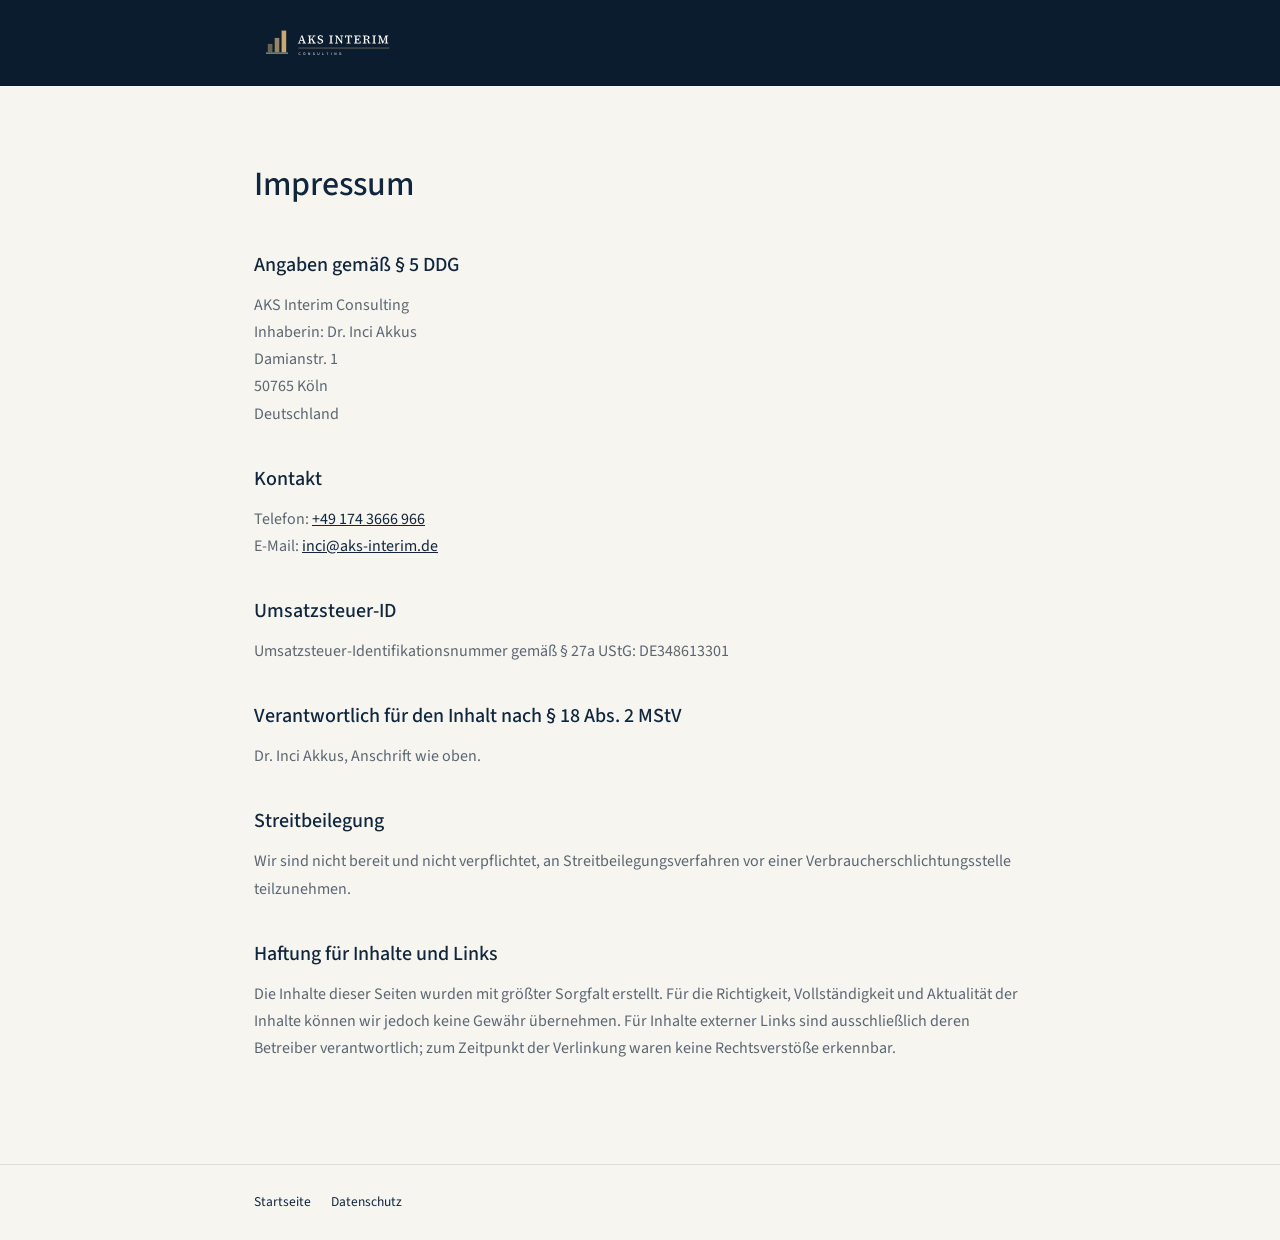
<file: impressum.html>
<!DOCTYPE html>
<html lang="de">
<head>
<meta charset="UTF-8">
<meta name="viewport" content="width=device-width, initial-scale=1.0">
<title>Impressum – AKS Interim Consulting</title>
<meta name="robots" content="noindex, nofollow">
<link rel="icon" type="image/svg+xml" href="favicon.svg">
<link rel="icon" type="image/png" sizes="32x32" href="favicon-32.png">
<link rel="apple-touch-icon" href="apple-touch-icon.png">
<link rel="stylesheet" href="fonts/fonts.css">
<style>
:root{--navy:#10263c;--navy-deep:#0b1c2e;--ivory:#f7f5f0;--bronze:#b08d57;--grey:#5b6672;--line:#e3ded4;}
*{margin:0;padding:0;box-sizing:border-box;}
body{font-family:'Source Sans 3','Segoe UI',Arial,sans-serif;background:var(--ivory);color:var(--navy);line-height:1.7;font-size:16px;}
header{background:var(--navy-deep);padding:20px 0;}
.wrap{max-width:820px;margin:0 auto;padding:0 24px;}
header a{color:#fff;font-family:'Source Sans 3','Segoe UI',sans-serif;font-weight:600;font-size:19px;letter-spacing:2px;text-decoration:none;}
header a span{color:var(--bronze);}
main{padding:70px 0 90px;}
h1{font-family:'Source Sans 3','Segoe UI',sans-serif;font-weight:600;font-weight:500;font-size:34px;margin-bottom:34px;}
h2{font-family:'Source Sans 3','Segoe UI',sans-serif;font-weight:600;font-weight:500;font-size:20px;margin:34px 0 10px;}
p{color:var(--grey);margin-bottom:12px;}
footer{border-top:1px solid var(--line);padding:26px 0;font-size:13.5px;color:var(--grey);}
footer a{color:var(--navy);text-decoration:none;margin-right:20px;}
a[data-h]{color:var(--navy);}
</style>
</head>
<body>
<header><div class="wrap"><a href="index.html" aria-label="AKS Interim Consulting"><svg style="height:46px;width:auto;display:block" xmlns="http://www.w3.org/2000/svg" viewBox="0 0 616 200" role="img" aria-label="AKS Interim Consulting">
  <g>
    <rect x="60" y="104" width="20" height="36" fill="#c8a976" opacity="0.5"/>
    <rect x="90" y="78" width="20" height="62" fill="#c8a976" opacity="0.75"/>
    <rect x="120" y="46" width="20" height="94" fill="#c8a976"/>
    <line x1="52" y1="144" x2="148" y2="144" stroke="#ffffff" stroke-width="3"/>
  </g>
  <g transform="translate(190,102)"><path d="M12.95 0L0.62 0L0.62-2.86L4.84-3.17L15.96-34.89L20.90-34.89L32.14-3.12L36.24-2.86L36.24 0L20.59 0L20.59-2.86L25.64-3.17L23.09-10.71L10.61-10.71L8.11-3.22L12.95-2.86L12.95 0M11.60-13.62L22.10-13.62L16.59-30.06L15.39-24.96 M59.65 0L43.90 0L43.90-2.86L48.84-3.17Q48.84-4.21 48.84-5.30L48.84-29.38Q48.84-30.42 48.84-31.51L43.90-31.82L43.90-34.68L59.81-34.68L59.81-31.82L54.97-31.51Q54.97-30.47 54.97-29.38Q54.92-26.73 54.92-24.08L54.92-14.98L57.31-18.10L68.70-31.46L64.59-31.82L64.59-34.68L77.64-34.68L77.64-31.82L72.70-31.51L63.71-21.53L74.63-3.12L78.68-2.86L78.68 0L63.97 0L63.97-2.86L67.92-3.12L59.76-17.21L54.92-11.91L54.92-10.45Q54.92-7.96 54.97-5.36Q54.97-4.26 54.97-3.17L59.65-2.86 M97.46 0.83Q94.03 0.83 91.12 0Q88.21-0.83 86.44-1.87L86.60-9.62L90.18-9.62L91.33-3.54Q92.58-2.91 93.93-2.60Q95.44-2.18 97.36-2.18Q99.91-2.18 101.62-2.94Q103.34-3.69 104.17-5.02Q105-6.34 105-8.06Q105-9.62 104.38-10.69Q103.76-11.75 102.40-12.61Q101.05-13.47 98.87-14.30L97-15.03Q94.14-16.17 91.87-17.58Q89.61-18.98 88.34-20.98Q87.06-22.98 87.06-25.84Q87.06-28.91 88.68-31.07Q90.29-33.23 93.07-34.37Q95.85-35.52 99.44-35.52Q102.51-35.52 104.95-34.74Q107.40-33.96 108.85-32.97L108.70-25.64L105.16-25.64L103.96-31.56Q103.76-31.67 103.50-31.77Q101.73-32.50 99.39-32.50Q97.36-32.50 95.85-31.82Q94.34-31.15 93.54-29.95Q92.73-28.76 92.73-27.14Q92.73-25.64 93.38-24.54Q94.03-23.45 95.33-22.62Q96.63-21.79 98.66-20.96L100.58-20.23Q103.81-18.98 106.07-17.52Q108.33-16.07 109.53-14.12Q110.72-12.17 110.72-9.31Q110.72-6.19 109.09-3.93Q107.45-1.66 104.46-0.42Q101.47 0.83 97.46 0.83  M153.07 0L137 0L137-2.86L141.94-3.17Q141.94-4.21 141.94-5.30L141.94-29.38Q141.94-30.42 141.94-31.51L137-31.82L137-34.68L153.07-34.68L153.07-31.82L148.18-31.51Q148.18-30.47 148.18-29.38Q148.13-26.73 148.13-24.08L148.13-10.71Q148.13-8.01 148.18-5.36Q148.18-4.26 148.18-3.17L153.07-2.86 M175.38 0L161.81 0L161.81-2.86L166.60-3.22L166.60-31.67L161.97-31.82L161.97-34.68L172.16-34.68L190.46-8.37L189.94-19.08L189.94-31.46L184.43-31.82L184.43-34.68L197.90-34.68L197.90-31.82L193.22-31.46L193.22 0.31L189.89 0.31L169.30-29.07L169.82-16.22L169.82-3.22L175.38-2.86 M229.84 0L212.68 0L212.68-2.86L218.14-3.17Q218.14-4.21 218.14-5.30L218.14-29.38Q218.14-30.47 218.14-31.62L210.39-31.62L209.09-25.01L205.66-25.01L206.02-34.68L236.44-34.68L236.80-25.01L233.42-25.01L232.07-31.62L224.38-31.62Q224.38-30.47 224.38-29.38Q224.32-26.73 224.32-24.08L224.32-10.71Q224.32-8.01 224.38-5.36Q224.38-4.26 224.38-3.17L229.84-2.86 M273.52 0L244.87 0L244.87-2.86L249.76-3.17Q249.76-4.21 249.81-5.30Q249.81-7.96 249.81-10.66L249.81-24.02Q249.81-26.68 249.81-29.38Q249.76-30.42 249.76-31.51L244.87-31.82L244.87-34.68L272.48-34.68L272.85-25.43L269.47-25.43L268.17-31.62L256.05-31.62Q256.05-30.47 256.05-29.38Q256-26.73 256-24.08L256-19.19L263.28-19.19L264.06-23.76L267.02-23.76L267.02-11.70L264.06-11.70L263.28-16.22L256-16.22L256-10.82Q256-8.06 256.05-5.41Q256.05-4.21 256.05-3.07L269.16-3.07L270.51-9.52L273.89-9.52 M298.86 0L282.84 0L282.84-2.86L287.78-3.17Q287.78-4.26 287.78-5.36L287.78-29.38Q287.78-30.42 287.78-31.51L282.84-31.82L282.84-34.68L298.96-34.68Q305.36-34.68 308.81-32.34Q312.27-30 312.27-25.79Q312.27-23.40 310.89-21.58Q309.52-19.76 306.97-18.67Q304.42-17.58 300.99-17.42L300.99-17.11Q303.02-17.06 304.47-16.67Q305.93-16.28 306.97-15.50Q308.01-14.72 308.71-13.44Q309.41-12.17 309.93-10.30L311.91-3.17L316.43-2.76L316.43 0Q315.81 0.16 315.08 0.26Q314.35 0.36 313.57 0.44Q312.79 0.52 311.86 0.52Q309 0.52 307.46-0.47Q305.93-1.46 305.30-3.95L303.64-10.76Q303.17-12.79 302.37-13.88Q301.56-14.98 300.36-15.42Q299.17-15.86 297.24-15.86L293.97-15.86L293.97-10.82Q293.97-8.06 294.02-5.41Q294.02-4.26 294.02-3.17L298.86-2.86L298.86 0M293.97-23.82L293.97-18.62L297.97-18.62Q300.73-18.62 302.50-19.50Q304.26-20.38 305.10-21.94Q305.93-23.50 305.93-25.48Q305.93-28.65 304.06-30.21Q302.18-31.77 298.23-31.77L294.02-31.77Q294.02-30.52 294.02-29.28Q293.97-26.57 293.97-23.82 M340.20 0L324.14 0L324.14-2.86L329.08-3.17Q329.08-4.21 329.08-5.30L329.08-29.38Q329.08-30.42 329.08-31.51L324.14-31.82L324.14-34.68L340.20-34.68L340.20-31.82L335.32-31.51Q335.32-30.47 335.32-29.38Q335.26-26.73 335.26-24.08L335.26-10.71Q335.26-8.01 335.32-5.36Q335.32-4.26 335.32-3.17L340.20-2.86 M361.79 0L348.79 0L348.79-2.86L353.73-3.22L353.73-31.51L349.16-31.82L349.16-34.68L360.54-34.68L371.31-7.02L373.34-12.79L381.60-34.68L393.67-34.68L393.67-31.82L388.78-31.51Q388.78-30.47 388.78-29.38Q388.73-26.73 388.73-24.08L388.73-10.71Q388.73-8.01 388.78-5.36Q388.78-4.26 388.78-3.17L393.67-2.86L393.67 0L377.86 0L377.86-2.86L382.64-3.17Q382.64-4.42 382.64-5.67L382.64-16.95L382.70-29.74L380.77-24.13L371.57 0L368.08 0L356.44-30L357.01-18.25L357.01-3.22L361.79-2.86" fill="#ffffff"/></g>
  <line x1="193" y1="122" x2="588.592" y2="122" stroke="#c8a976" stroke-width="2"/>
  <g transform="translate(193,152)"><path d="M5.88 0.20Q4.47 0.20 3.32-0.46Q2.18-1.12 1.50-2.41Q0.83-3.69 0.83-5.53Q0.83-6.89 1.22-7.96Q1.62-9.04 2.32-9.79Q3.03-10.54 3.94-10.93Q4.86-11.32 5.92-11.32Q6.97-11.32 7.79-10.91Q8.60-10.49 9.13-9.91L8.08-8.70Q7.65-9.15 7.13-9.38Q6.61-9.61 5.97-9.61Q5.08-9.61 4.38-9.11Q3.67-8.62 3.26-7.72Q2.86-6.82 2.86-5.58Q2.86-4.30 3.25-3.39Q3.64-2.48 4.35-2Q5.07-1.51 6.02-1.51Q6.73-1.51 7.29-1.80Q7.85-2.09 8.31-2.57L9.32-1.39Q8.64-0.61 7.79-0.20Q6.94 0.20 5.88 0.20 M25.52 0.20Q24.08 0.20 22.97-0.50Q21.87-1.21 21.25-2.51Q20.63-3.81 20.63-5.61Q20.63-7.41 21.25-8.69Q21.87-9.96 22.97-10.64Q24.08-11.32 25.52-11.32Q26.98-11.32 28.09-10.64Q29.19-9.96 29.81-8.69Q30.43-7.41 30.43-5.61Q30.43-3.81 29.81-2.51Q29.19-1.21 28.09-0.50Q26.98 0.20 25.52 0.20M25.52-1.51Q26.41-1.51 27.04-2.01Q27.68-2.52 28.04-3.44Q28.39-4.37 28.39-5.61Q28.39-6.85 28.04-7.74Q27.68-8.64 27.04-9.12Q26.41-9.61 25.52-9.61Q24.65-9.61 24.01-9.12Q23.36-8.64 23.01-7.74Q22.65-6.85 22.65-5.61Q22.65-4.37 23.01-3.44Q23.36-2.52 24.01-2.01Q24.65-1.51 25.52-1.51 M44.55 0L42.66 0L42.66-11.12L44.82-11.12L48.15-5Q48.46-4.44 48.74-3.79Q49.02-3.14 49.27-2.48L49.34-2.48Q49.27-3.38 49.19-4.36Q49.10-5.34 49.10-6.26L49.10-11.12L50.99-11.12L50.99 0L48.83 0L45.50-6.12Q45.19-6.68 44.90-7.33Q44.60-7.97 44.34-8.64L44.28-8.64Q44.38-7.77 44.46-6.79Q44.55-5.81 44.55-4.86 M67.08 0.20Q65.92 0.20 64.89-0.22Q63.86-0.65 63.06-1.43L64.14-2.72Q64.73-2.14 65.52-1.83Q66.31-1.51 67.11-1.51Q68.06-1.51 68.56-1.90Q69.05-2.30 69.05-2.94Q69.05-3.40 68.83-3.68Q68.61-3.96 68.22-4.16Q67.84-4.37 67.33-4.57L65.80-5.24Q65.26-5.47 64.74-5.86Q64.22-6.24 63.89-6.81Q63.56-7.38 63.56-8.19Q63.56-9.08 64.04-9.78Q64.53-10.49 65.37-10.91Q66.21-11.32 67.30-11.32Q68.30-11.32 69.19-10.96Q70.09-10.59 70.72-9.96L69.68-8.67Q69.13-9.11 68.54-9.36Q67.94-9.61 67.30-9.61Q66.52-9.61 66.03-9.26Q65.55-8.91 65.55-8.30Q65.55-7.87 65.79-7.59Q66.04-7.31 66.46-7.11Q66.87-6.92 67.31-6.73L68.83-6.10Q69.49-5.81 70-5.42Q70.51-5.03 70.79-4.47Q71.07-3.91 71.07-3.09Q71.07-2.19 70.60-1.45Q70.12-0.70 69.23-0.25Q68.33 0.20 67.08 0.20 M87.26 0.20Q86.29 0.20 85.52-0.07Q84.74-0.34 84.19-0.94Q83.64-1.53 83.34-2.48Q83.04-3.43 83.04-4.78L83.04-11.12L85.02-11.12L85.02-4.62Q85.02-3.45 85.30-2.77Q85.58-2.09 86.09-1.80Q86.60-1.51 87.26-1.51Q87.94-1.51 88.46-1.80Q88.98-2.09 89.27-2.77Q89.57-3.45 89.57-4.62L89.57-11.12L91.46-11.12L91.46-4.78Q91.46-3.43 91.17-2.48Q90.88-1.53 90.33-0.94Q89.78-0.34 89-0.07Q88.23 0.20 87.26 0.20 M110.83 0L104.23 0L104.23-11.12L106.20-11.12L106.20-1.67L110.83-1.67 M126.98 0L125.01 0L125.01-9.45L121.79-9.45L121.79-11.12L130.19-11.12L130.19-9.45L126.98-9.45 M144.02 0L142.05 0L142.05-11.12L144.02-11.12 M158.73 0L156.84 0L156.84-11.12L159-11.12L162.33-5Q162.64-4.44 162.92-3.79Q163.20-3.14 163.45-2.48L163.52-2.48Q163.45-3.38 163.37-4.36Q163.28-5.34 163.28-6.26L163.28-11.12L165.17-11.12L165.17 0L163.01 0L159.68-6.12Q159.37-6.68 159.08-7.33Q158.78-7.97 158.52-8.64L158.46-8.64Q158.56-7.77 158.64-6.79Q158.73-5.81 158.73-4.86 M182.67 0.20Q181.17 0.20 179.98-0.46Q178.79-1.12 178.11-2.41Q177.43-3.69 177.43-5.53Q177.43-6.89 177.83-7.96Q178.23-9.03 178.95-9.78Q179.68-10.54 180.63-10.93Q181.58-11.32 182.68-11.32Q183.87-11.32 184.71-10.90Q185.54-10.47 186.05-9.91L185-8.70Q184.59-9.11 184.06-9.36Q183.53-9.61 182.75-9.61Q181.77-9.61 181.02-9.12Q180.27-8.64 179.86-7.74Q179.45-6.83 179.45-5.58Q179.45-4.32 179.85-3.40Q180.24-2.48 180.99-2Q181.75-1.51 182.85-1.51Q183.33-1.51 183.76-1.64Q184.18-1.77 184.45-2.01L184.45-4.40L182.34-4.40L182.34-6.02L186.22-6.02L186.22-1.12Q185.66-0.56 184.73-0.18Q183.81 0.20 182.67 0.20" fill="rgba(255,255,255,0.75)"/></g>
</svg></a></div></header>
<main>
<div class="wrap">
<h1>Impressum</h1>
<h2>Angaben gemäß § 5 DDG</h2>
<p>AKS Interim Consulting<br>Inhaberin: Dr. Inci Akkus<br><span data-o="MSAucnRzbmFpbWFE"></span><br><span data-o="bmzDtksgNTY3MDU="></span><br>Deutschland</p>
<noscript><p><img src="[data-uri]" alt="Kontaktdaten AKS Interim Consulting" style="max-width:100%"></p></noscript>
<h2>Kontakt</h2>
<p>Telefon: <a data-h="NjY5NjY2MzQ3MTk0KzpsZXQ=" data-o="NjY5IDY2NjMgNDcxIDk0Kw=="></a><br>E-Mail: <a data-h="ZWQubWlyZXRuaS1za2FAaWNuaTpvdGxpYW0=" data-o="ZWQubWlyZXRuaS1za2FAaWNuaQ=="></a></p>
<h2>Umsatzsteuer-ID</h2>
<p>Umsatzsteuer-Identifikationsnummer gemäß § 27a UStG: <span data-o="MTAzMzE2ODQzRUQ="></span></p>
<h2>Verantwortlich für den Inhalt nach § 18 Abs. 2 MStV</h2>
<p>Dr. Inci Akkus, Anschrift wie oben.</p>
<h2>Streitbeilegung</h2>
<p>Wir sind nicht bereit und nicht verpflichtet, an Streitbeilegungsverfahren vor einer Verbraucherschlichtungsstelle teilzunehmen.</p>
<h2>Haftung für Inhalte und Links</h2>
<p>Die Inhalte dieser Seiten wurden mit größter Sorgfalt erstellt. Für die Richtigkeit, Vollständigkeit und Aktualität der Inhalte können wir jedoch keine Gewähr übernehmen. Für Inhalte externer Links sind ausschließlich deren Betreiber verantwortlich; zum Zeitpunkt der Verlinkung waren keine Rechtsverstöße erkennbar.</p>
</div>
</main>
<footer><div class="wrap"><a href="index.html">Startseite</a><a href="datenschutz.html">Datenschutz</a></div></footer>
<script>
(function(){function d(s){var b=atob(s),a=[];for(var i=0;i<b.length;i++)a.push(b.charCodeAt(i));var t=new TextDecoder().decode(new Uint8Array(a));return t.split('').reverse().join('');}
document.querySelectorAll('[data-o]').forEach(function(e){e.textContent=d(e.getAttribute('data-o'));if(e.hasAttribute('data-h'))e.setAttribute('href',d(e.getAttribute('data-h')));});})();
</script>
</body>
</html>
</file>
<file: fonts/fonts.css>
/* Lokal eingebundene Schriften (DSGVO-konform, keine Google-Server) */
@font-face{font-family:'Source Serif 4';font-style:normal;font-weight:400;font-display:swap;src:url('source-serif-4-latin-400-normal.woff2') format('woff2');}
@font-face{font-family:'Source Serif 4';font-style:normal;font-weight:500;font-display:swap;src:url('source-serif-4-latin-500-normal.woff2') format('woff2');}
@font-face{font-family:'Source Serif 4';font-style:normal;font-weight:600;font-display:swap;src:url('source-serif-4-latin-600-normal.woff2') format('woff2');}
@font-face{font-family:'Source Sans 3';font-style:normal;font-weight:300;font-display:swap;src:url('source-sans-3-latin-300-normal.woff2') format('woff2');}
@font-face{font-family:'Source Sans 3';font-style:normal;font-weight:400;font-display:swap;src:url('source-sans-3-latin-400-normal.woff2') format('woff2');}
@font-face{font-family:'Source Sans 3';font-style:normal;font-weight:500;font-display:swap;src:url('source-sans-3-latin-500-normal.woff2') format('woff2');}
@font-face{font-family:'Source Sans 3';font-style:normal;font-weight:600;font-display:swap;src:url('source-sans-3-latin-600-normal.woff2') format('woff2');}
@font-face{font-family:'Manrope';font-style:normal;font-weight:400;font-display:swap;src:url('manrope-latin-400-normal.woff2') format('woff2');}
@font-face{font-family:'Manrope';font-style:normal;font-weight:600;font-display:swap;src:url('manrope-latin-600-normal.woff2') format('woff2');}
@font-face{font-family:'Manrope';font-style:normal;font-weight:700;font-display:swap;src:url('manrope-latin-700-normal.woff2') format('woff2');}
</file>
